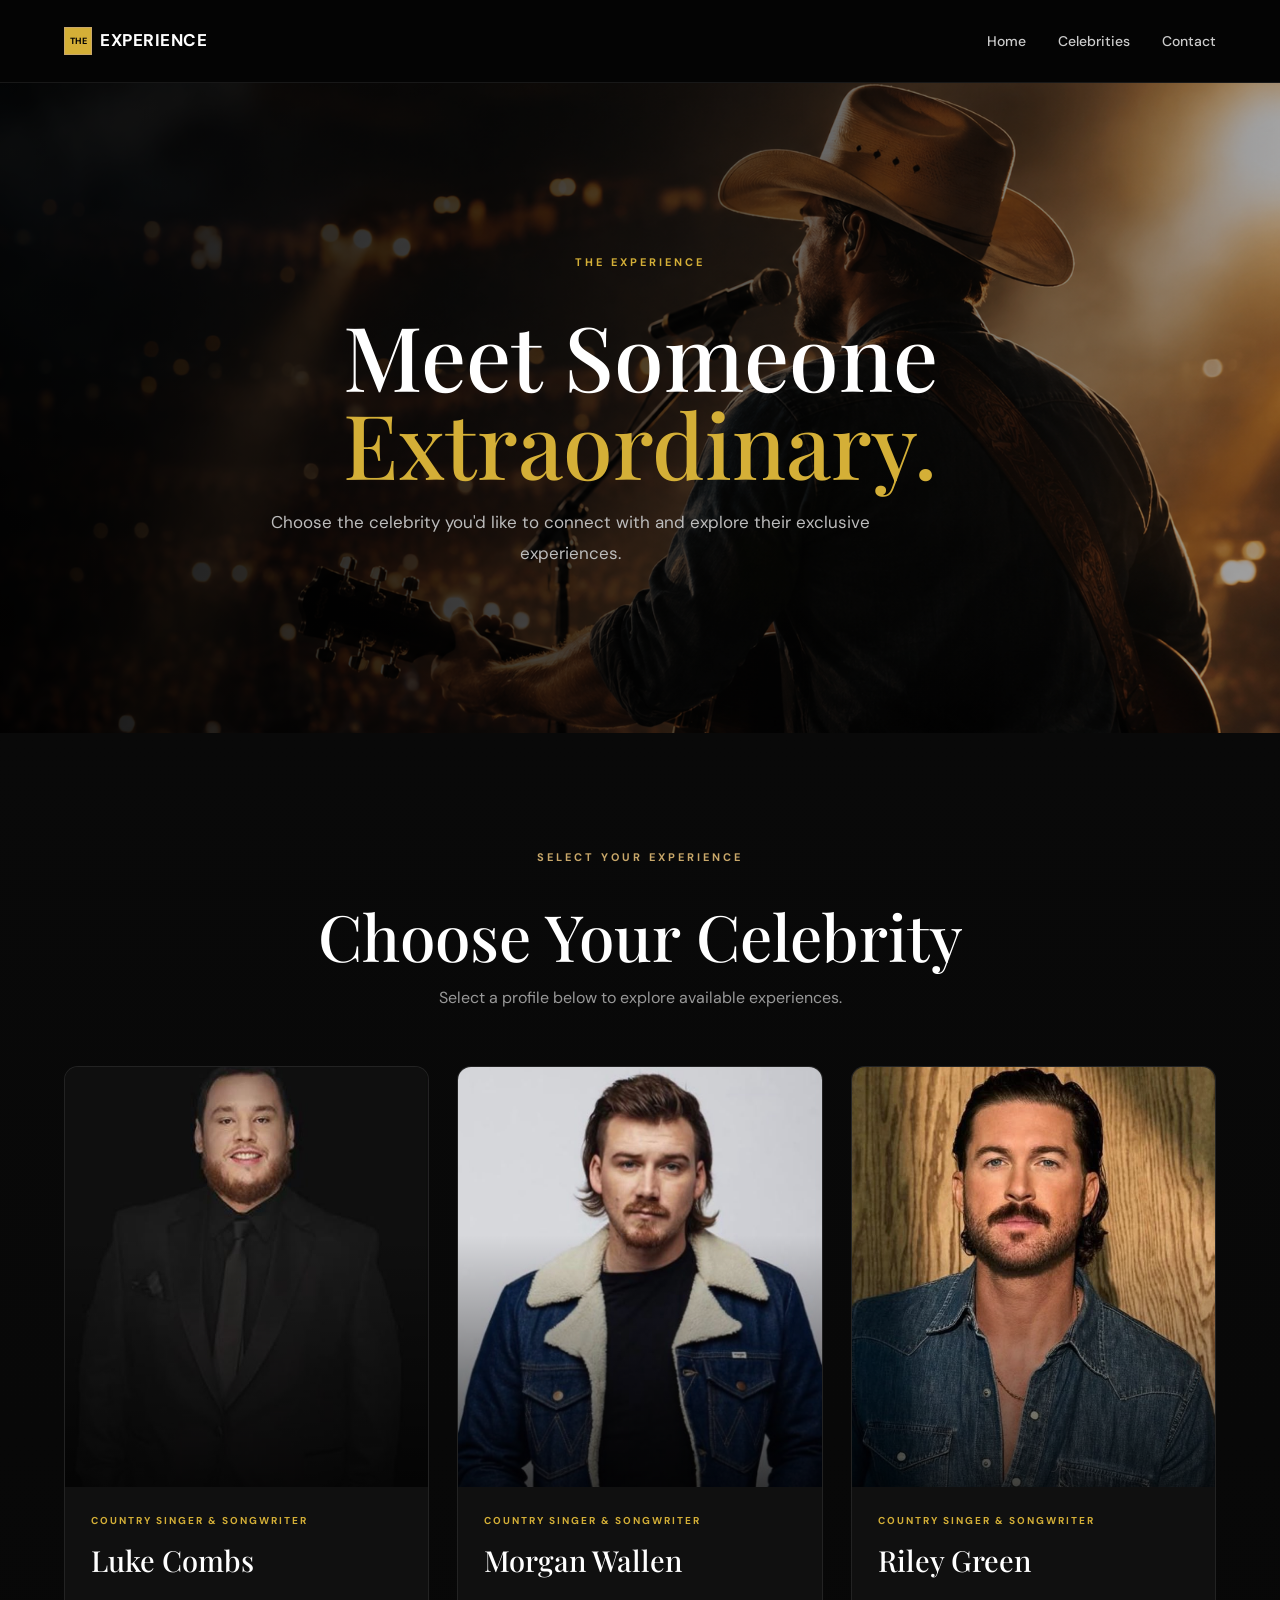
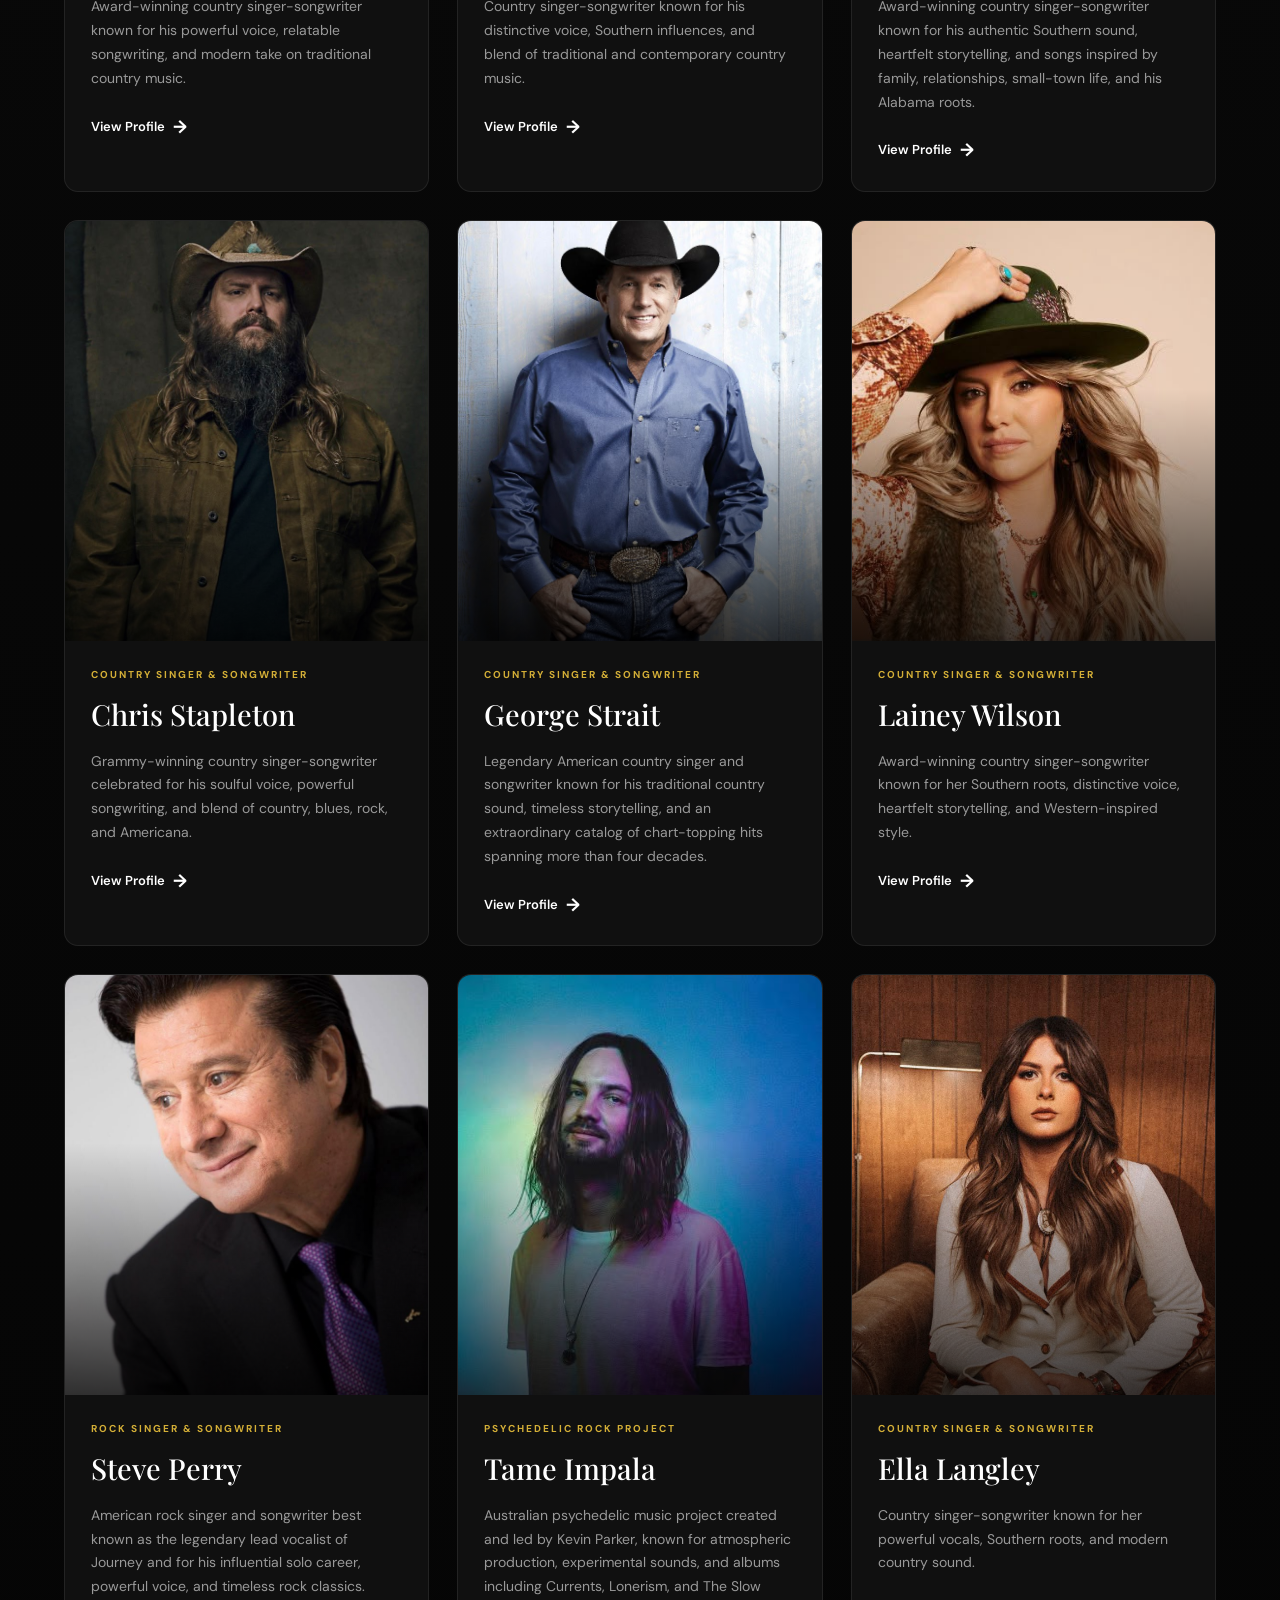
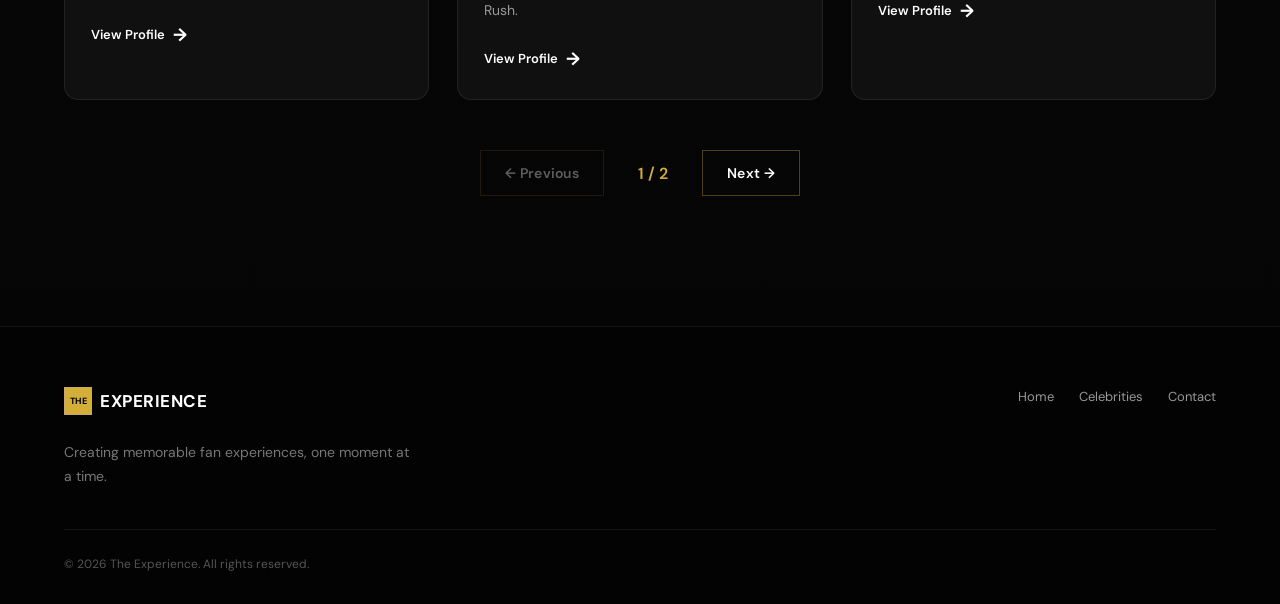
<file: index.html>
<!DOCTYPE html>
<html lang="en">

<head>
    <meta charset="UTF-8">

    <meta name="viewport" content="width=device-width, initial-scale=1.0">

    <title>Select Your Celebrity</title>

    <link rel="stylesheet" href="css/style.css">

    <link
        href="https://fonts.googleapis.com/css2?family=DM+Sans:wght@400;500;600;700&family=Playfair+Display:wght@500;600;700&display=swap"
        rel="stylesheet">
</head>

<body>

    <!-- NAVIGATION -->

    <header class="site-header">

        <div class="container nav-container">

            <a href="index.html" class="logo">
                <span>THE</span>
                EXPERIENCE
            </a>

            <nav class="main-nav">

                <a href="index.html">
                    Home
                </a>

                <a href="#celebrities">
                    Celebrities
                </a>

                <a href="#" id="contactTawk">
                    Contact
                </a>

            </nav>

        </div>

    </header>


    <!-- HERO -->

    <main>

        <section class="selection-hero">

            <div class="container">

                <div class="selection-content">

                    <span class="eyebrow">
                        THE EXPERIENCE
                    </span>

                    <h1>
                        Meet Someone
                        <br>
                        <em>Extraordinary.</em>
                    </h1>

                    <p>
                        Choose the celebrity you'd like to
                        connect with and explore their
                        exclusive experiences.
                    </p>

                </div>

            </div>

        </section>


        <!-- CELEBRITY SELECTION -->

        <section class="celebrity-selection" id="celebrities">

            <div class="container">

                <div class="section-heading">

                    <span class="eyebrow">
                        SELECT YOUR EXPERIENCE
                    </span>

                    <h2>
                        Choose Your Celebrity
                    </h2>

                    <p>
                        Select a profile below to explore
                        available experiences.
                    </p>

                </div>


                <!-- CARDS GENERATED BY JAVASCRIPT -->

                <div class="celebrity-grid" id="celebrityGrid"></div>

                <div class="celebrity-pagination">

                    <button id="previousCelebrities" class="pagination-button" type="button">
                        ← Previous
                    </button>

                    <span id="celebrityPageNumber">
                        1
                    </span>

                    <button id="nextCelebrities" class="pagination-button" type="button">
                        Next →
                    </button>

                </div>

            </div>

        </section>

    </main>


    <!-- FOOTER -->

    <footer class="site-footer">

        <div class="container">

            <div class="footer-content">

                <div>
                    <div class="logo">
                        <span>THE</span>
                        EXPERIENCE
                    </div>
                    <br>

                    <p>
                        Creating memorable fan experiences,
                        one moment at a time.
                    </p>
                </div>

                <div class="footer-links">

                    <a href="index.html">
                        Home
                    </a>

                    <a href="#celebrities">
                        Celebrities
                    </a>

                    <a href="#" id="contactTawk">
                        Contact
                    </a>

                </div>

            </div>

            <div class="footer-bottom">

                <p>
                    © 2026 The Experience.
                    All rights reserved.
                </p>

            </div>

        </div>

    </footer>

    <script src="js/celebrities.js"></script>
    <script src="js/script.js"></script>

    <!--Start of Tawk.to Script-->
    <script type="text/javascript">
        var Tawk_API = Tawk_API || {}, Tawk_LoadStart = new Date();
        (function () {
            var s1 = document.createElement("script"), s0 = document.getElementsByTagName("script")[0];
            s1.async = true;
            s1.src = 'https://embed.tawk.to/6ac753de425a3b34c693e324/1k4d9v97q';
            s1.charset = 'UTF-8';
            s1.setAttribute('crossorigin', '*');
            s0.parentNode.insertBefore(s1, s0);
        })();
    </script>
    <!--End of Tawk.to Script-->
</body>

</html>
</file>
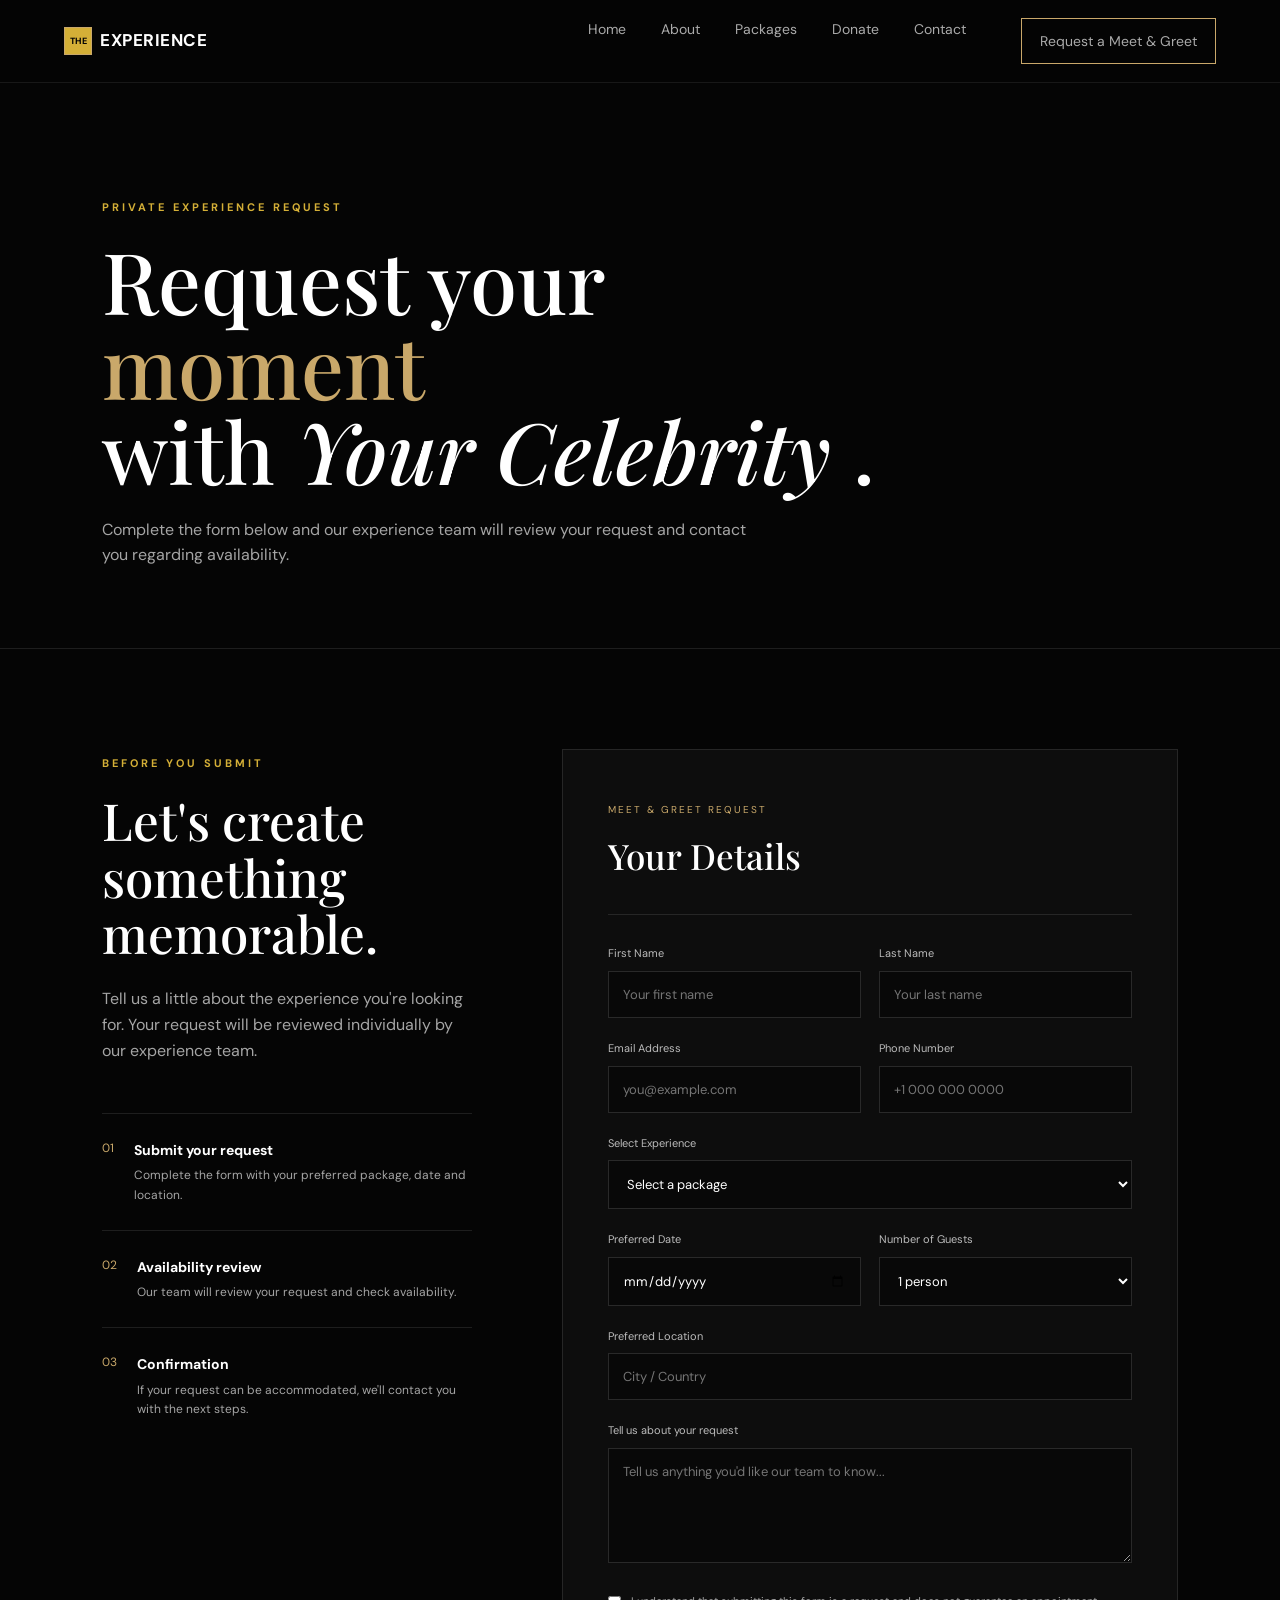
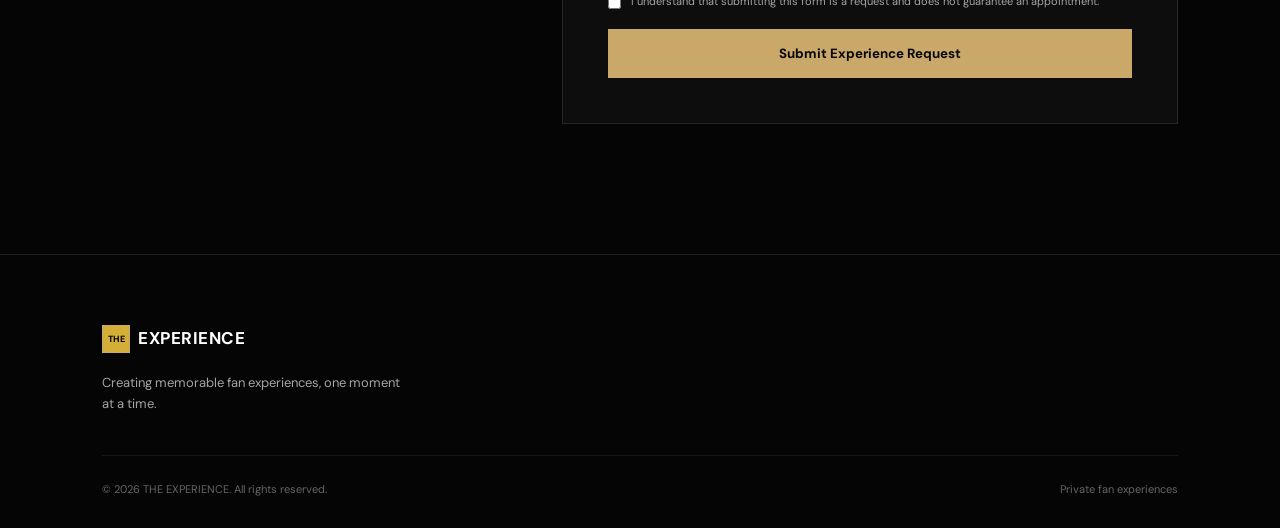
<file: booking.html>
<!DOCTYPE html>
<html lang="en">

<head>

    <meta charset="UTF-8">
    <meta name="viewport" content="width=device-width, initial-scale=1.0">

    <title>| Request a Meet & Greet |</title>

    <link rel="preconnect" href="https://fonts.googleapis.com">
    <link rel="preconnect" href="https://fonts.gstatic.com" crossorigin>

    <link
        href="https://fonts.googleapis.com/css2?family=DM+Sans:wght@400;500;600;700&family=Playfair+Display:wght@500;600;700&display=swap"
        rel="stylesheet">

    <link rel="stylesheet" href="css/style.css">

</head>


<body>


    <!-- HEADER -->

    <header class="site-header">

        <div class="container nav-container">

            <a href="index.html" class="logo">
                <span>THE</span>
                EXPERIENCE
            </a>

            <nav class="nav-links">

                <a href="index.html">
                    Home
                </a>

                <a href="#about" class="nav-celebrity-about">
                    About
                </a>

                <a href="packages.html" class="nav-celebrity-packages">
                    Packages
                </a>

                <a href="donate.html" class="nav-celebrity-support">
                    Donate
                </a>

                <!-- <a href="merchandise.html" class=" ">
                    Merchandise
                </a> -->

                <a href="#" id="contactTawk">
                    Contact
                </a>

                <a href="booking.html#bookingForm" id="profileBooking" class="nav-button">
                    Request a Meet & Greet
                </a>

            </nav>


            <button class="menu-toggle" id="menuToggle">
                ☰
            </button>

        </div>

    </header>


    <main>


        <!-- BOOKING HERO -->

        <section class="booking-hero">

            <p class="eyebrow">
                PRIVATE EXPERIENCE REQUEST
            </p>

            <h1>
                Request your
                <br>
                <span>moment</span>
                <br>
                with
                <em id="bookingCelebrityName">
                    Your Celebrity
                </em>.
            </h1>

            <p id="bookingHeroDescription">
                Complete the form below and our experience team
                will review your request and contact you regarding
                availability.
            </p>

        </section>


        <!-- BOOKING AREA -->

        <section class="booking-section">

            <div class="booking-layout">


                <!-- LEFT SIDE -->

                <div class="booking-info">

                    <p class="eyebrow">
                        BEFORE YOU SUBMIT
                    </p>

                    <h2>
                        Let's create
                        something memorable.
                    </h2>

                    <p>
                        Tell us a little about the experience you're
                        looking for. Your request will be reviewed
                        individually by our experience team.
                    </p>


                    <div class="booking-point">

                        <span>01</span>

                        <div>

                            <h3>
                                Submit your request
                            </h3>

                            <p>
                                Complete the form with your preferred
                                package, date and location.
                            </p>

                        </div>

                    </div>


                    <div class="booking-point">

                        <span>02</span>

                        <div>

                            <h3>
                                Availability review
                            </h3>

                            <p>
                                Our team will review your request and
                                check availability.
                            </p>

                        </div>

                    </div>


                    <div class="booking-point">

                        <span>03</span>

                        <div>

                            <h3>
                                Confirmation
                            </h3>

                            <p>
                                If your request can be accommodated,
                                we'll contact you with the next steps.
                            </p>

                        </div>

                    </div>

                </div>


                <!-- FORM -->

                <div class="booking-form-container">

                    <form id="bookingForm">


                        <!-- WEB3FORMS SETTINGS -->

                        <input type="hidden" name="access_key" value="706b76aa-3212-4584-9b8a-b632feed9dc4">

                        <input type="hidden" name="subject" value="New Meet & Greet Experience Request">

                        <input type="hidden" name="from_name" value="The Experience Website">

                        <!-- Honeypot spam protection -->

                        <input type="checkbox" name="botcheck" style="display:none" tabindex="-1" autocomplete="off">


                        <div class="form-title">

                            <span>
                                MEET & GREET REQUEST
                            </span>

                            <h2>
                                Your Details
                            </h2>

                        </div>


                        <!-- FIRST AND LAST NAME -->

                        <div class="form-row">

                            <div class="form-group">

                                <label for="firstName">
                                    First Name
                                </label>

                                <input type="text" id="firstName" name="firstName" required
                                    placeholder="Your first name">

                            </div>


                            <div class="form-group">

                                <label for="lastName">
                                    Last Name
                                </label>

                                <input type="text" id="lastName" name="lastName" required placeholder="Your last name">

                            </div>

                        </div>


                        <!-- EMAIL AND PHONE -->

                        <div class="form-row">

                            <div class="form-group">

                                <label for="email">
                                    Email Address
                                </label>

                                <input type="email" id="email" name="email" required placeholder="you@example.com">

                            </div>


                            <div class="form-group">

                                <label for="phone">
                                    Phone Number
                                </label>

                                <input type="tel" id="phone" name="phone" required placeholder="+1 000 000 0000">

                            </div>

                        </div>


                        <!-- EXPERIENCE -->

                        <div class="form-group">

                            <label for="package">
                                Select Experience
                            </label>

                            <select id="package" name="package" required>

                                <option value="">
                                    Select a package
                                </option>

                                <option value="Essential">
                                    Essential — $499
                                </option>

                                <option value="Premium">
                                    Premium — $999
                                </option>

                                <option value="VIP">
                                    VIP — $1,999
                                </option>

                            </select>

                        </div>


                        <!-- DATE AND GUESTS -->

                        <div class="form-row">

                            <div class="form-group">

                                <label for="date">
                                    Preferred Date
                                </label>

                                <input type="date" id="date" name="date" required>

                            </div>


                            <div class="form-group">

                                <label for="guests">
                                    Number of Guests
                                </label>

                                <select id="guests" name="guests">

                                    <option value="1">
                                        1 person
                                    </option>

                                    <option value="2">
                                        2 people
                                    </option>

                                    <option value="3">
                                        3 people
                                    </option>

                                    <option value="4">
                                        4 people
                                    </option>

                                </select>

                            </div>

                        </div>


                        <!-- LOCATION -->

                        <div class="form-group">

                            <label for="location">
                                Preferred Location
                            </label>

                            <input type="text" id="location" name="location" placeholder="City / Country" required>

                        </div>


                        <!-- MESSAGE -->

                        <div class="form-group">

                            <label for="message">
                                Tell us about your request
                            </label>

                            <textarea id="message" name="message" rows="5"
                                placeholder="Tell us anything you'd like our team to know..."></textarea>

                        </div>


                        <!-- AGREEMENT -->

                        <label class="checkbox">

                            <input type="checkbox" id="requestAgreement" name="requestAgreement" value="Agreed"
                                required>

                            <span>
                                I understand that submitting this form
                                is a request and does not guarantee an
                                appointment.
                            </span>

                        </label>


                        <!-- SUBMIT -->

                        <button type="submit" class="form-submit" id="submitExperienceRequest">
                            Submit Experience Request
                        </button>


                        <!-- FORM RESPONSE -->

                        <div id="formMessage" class="form-message"></div>


                    </form>

                </div>

            </div>

        </section>

    </main>


    <!-- FOOTER -->

    <footer>

        <div class="footer-main">

            <div>

                <a href="index.html" class="logo">
                    <span>THE</span>
                    EXPERIENCE
                </a>

                <p>
                    Creating memorable fan experiences,
                    one moment at a time.
                </p>

            </div>

        </div>


        <div class="footer-bottom">

            <span>
                © 2026 THE EXPERIENCE. All rights reserved.
            </span>

            <span>
                Private fan experiences
            </span>

        </div>

    </footer>


    <!-- CELEBRITY DATA MUST LOAD FIRST -->

    <script src="js/celebrities.js"></script>

    <!-- MAIN WEBSITE SCRIPT -->

    <script src="js/script.js"></script>


    <!-- TAWK.TO -->

    <!--Start of Tawk.to Script-->
    <script type="text/javascript">
        var Tawk_API = Tawk_API || {}, Tawk_LoadStart = new Date();
        (function () {
            var s1 = document.createElement("script"), s0 = document.getElementsByTagName("script")[0];
            s1.async = true;
            s1.src = 'https://embed.tawk.to/6ac753de425a3b34c693e324/1k4d9v97q';
            s1.charset = 'UTF-8';
            s1.setAttribute('crossorigin', '*');
            s0.parentNode.insertBefore(s1, s0);
        })();
    </script>
    <!--End of Tawk.to Script-->


</body>

</html>
</file>
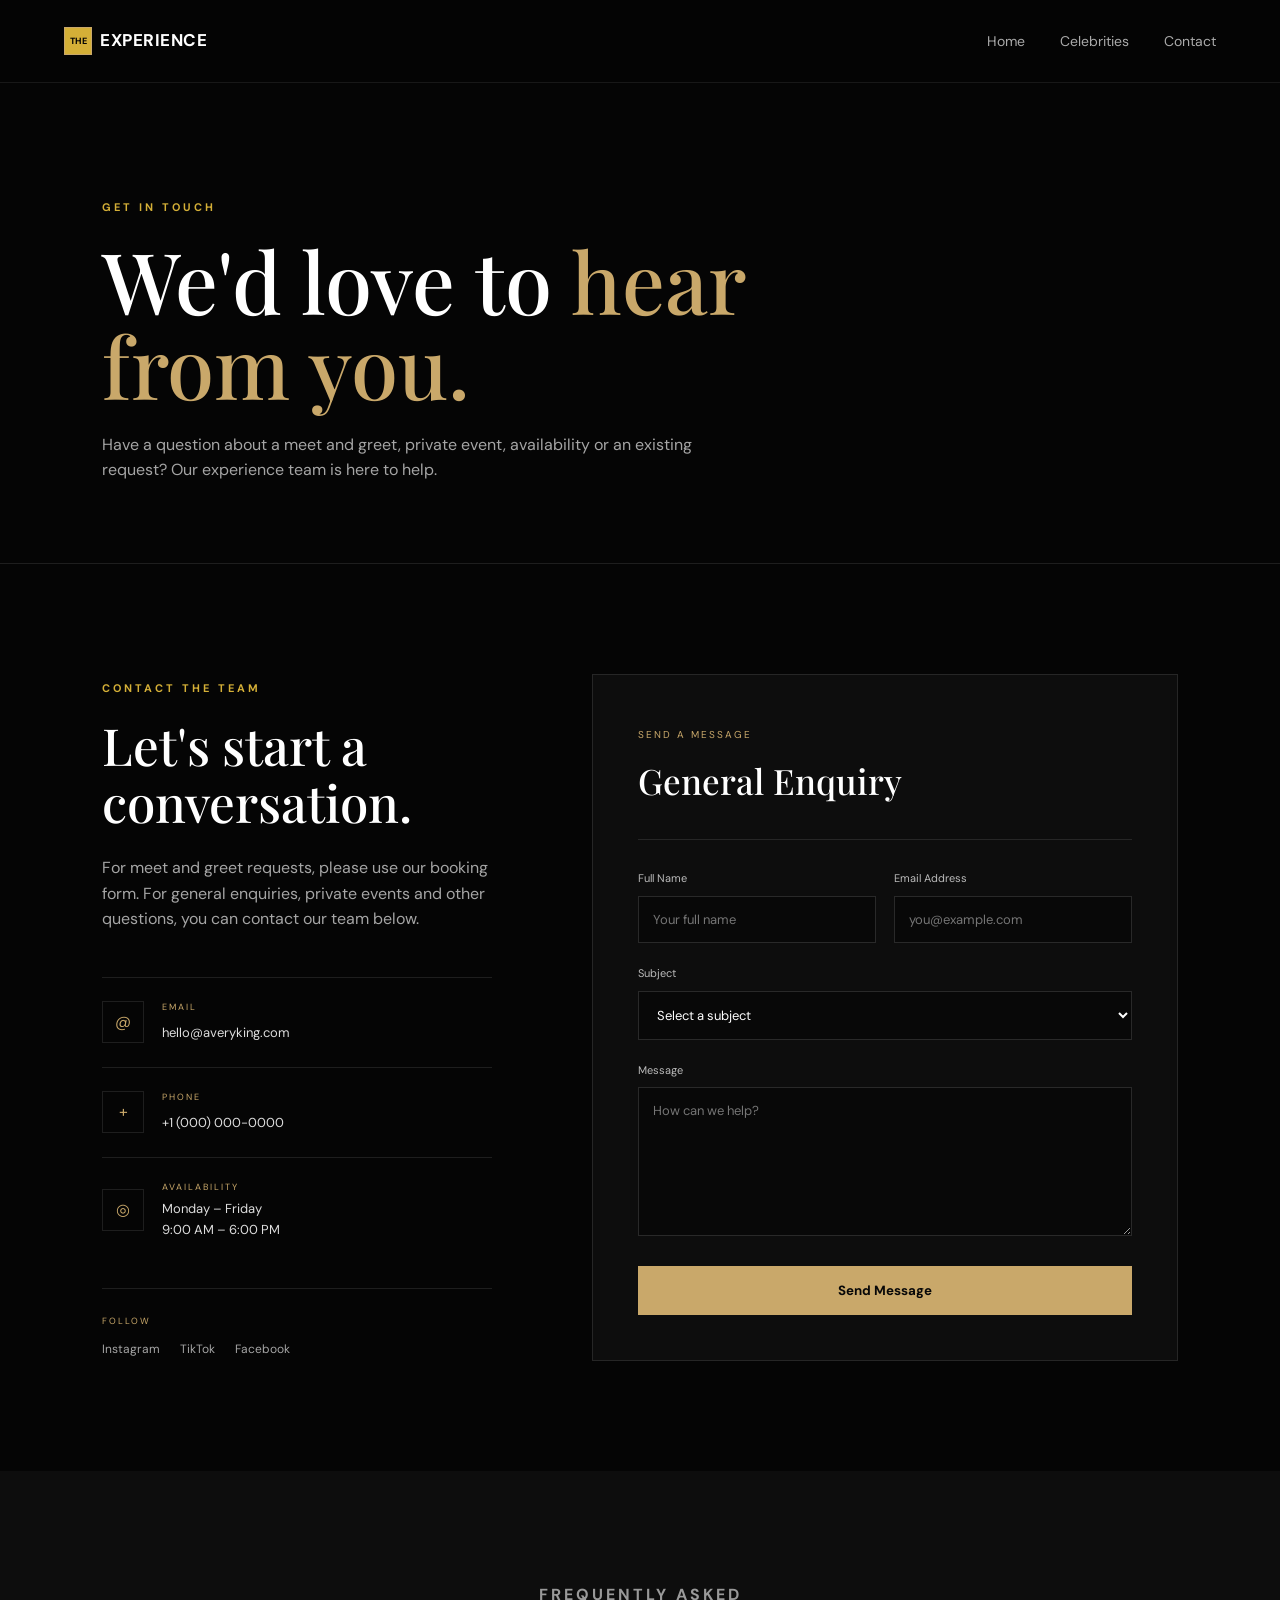
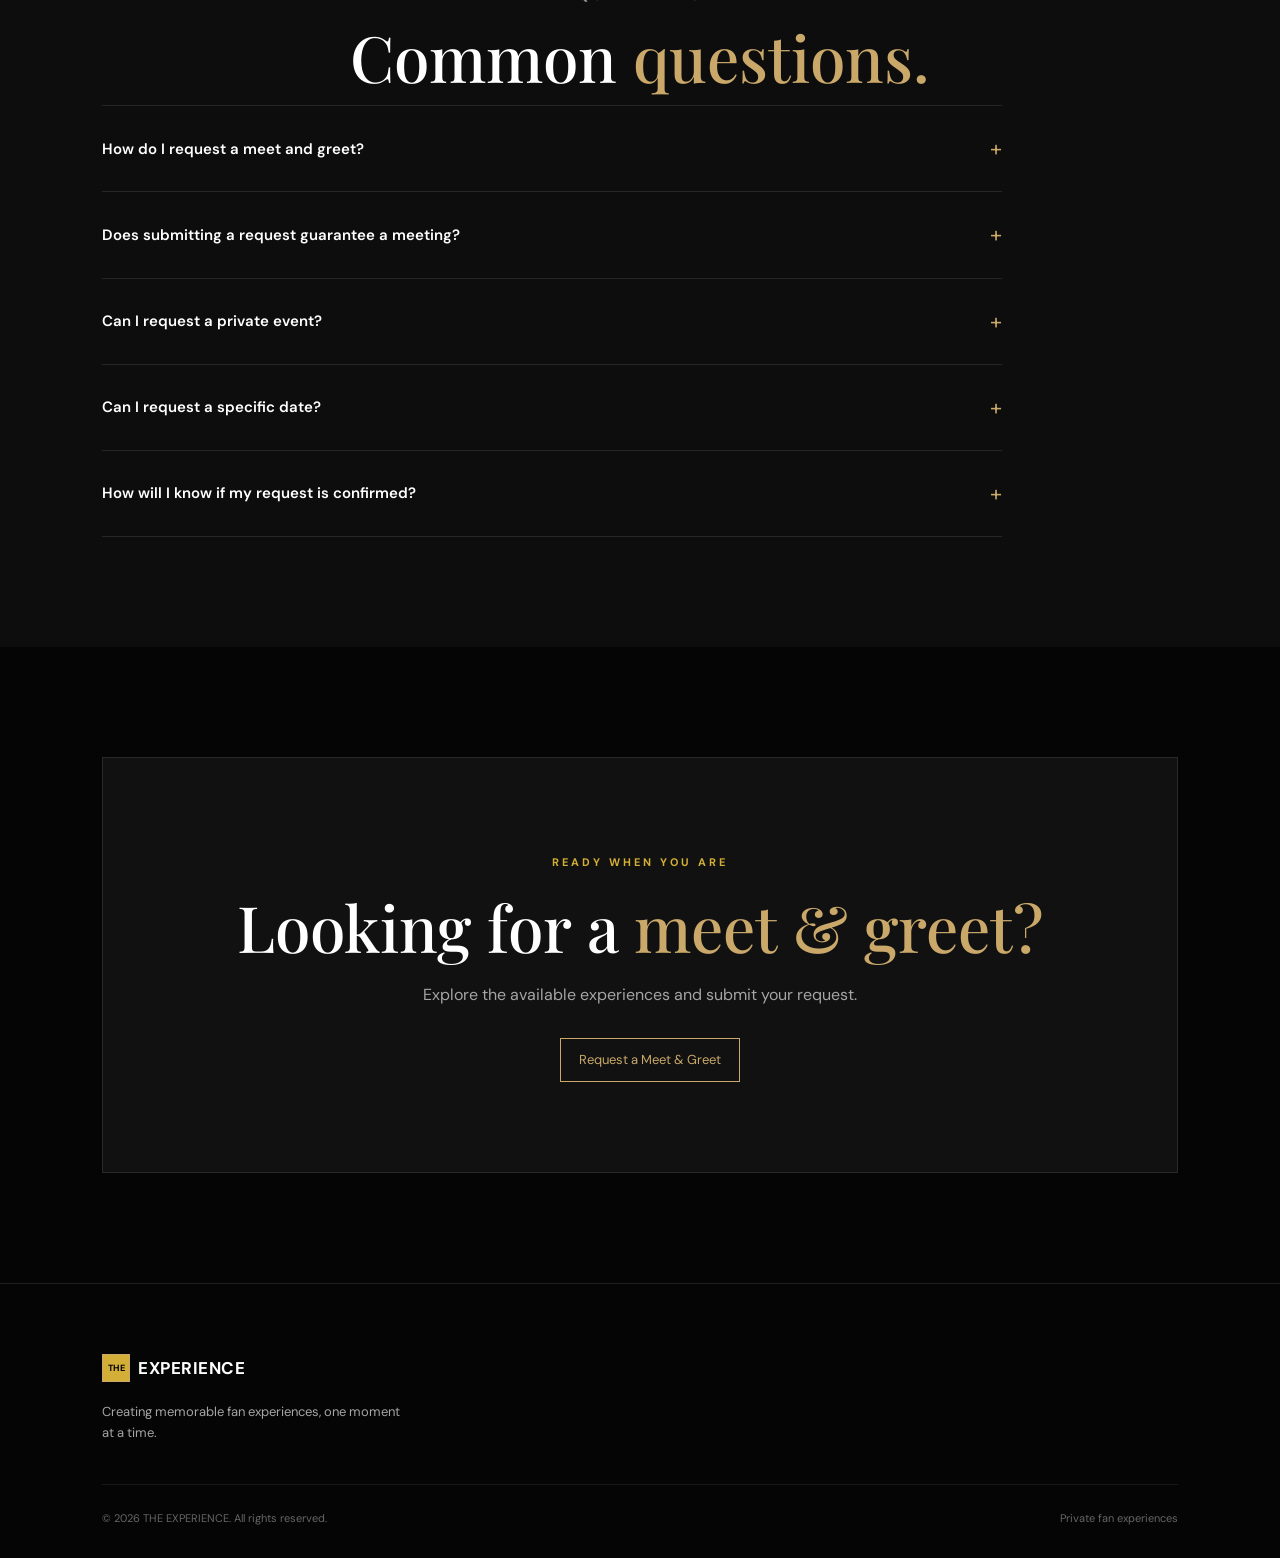
<file: contact.html>
<!DOCTYPE html>
<html lang="en">

<head>

    <meta charset="UTF-8">
    <meta name="viewport" content="width=device-width, initial-scale=1.0">

    <title> | Contact | </title>

    <meta name="description"
        content="Contact the Avery King experience team for meet and greet enquiries, private events and fan experiences.">

    <link rel="preconnect" href="https://fonts.googleapis.com">
    <link rel="preconnect" href="https://fonts.gstatic.com" crossorigin>

    <link
        href="https://fonts.googleapis.com/css2?family=DM+Sans:wght@400;500;600;700&family=Playfair+Display:wght@500;600;700&display=swap"
        rel="stylesheet">

    <link rel="stylesheet" href="css/style.css">

</head>


<body>


    <!-- ================================
     NAVIGATION
================================= -->

    <header class="site-header">

        <div class="container nav-container">

            <a href="index.html" class="logo">
                <span>THE</span>
                EXPERIENCE
            </a>

            <nav class="nav-links">

                <a href="index.html">
                    Home
                </a>

                <a href="#celebrities">
                    Celebrities
                </a>

                <a href="contact.html">
                    Contact
                </a>

            </nav>

        </div>

    </header>



    <main>


        <!-- ================================
     PAGE HERO
================================= -->

        <section class="contact-hero">

            <p class="eyebrow">
                GET IN TOUCH
            </p>

            <h1>
                We'd love to
                <span>hear from you.</span>
            </h1>

            <p>
                Have a question about a meet and greet, private event,
                availability or an existing request? Our experience
                team is here to help.
            </p>

        </section>



        <!-- ================================
     CONTACT AREA
================================= -->

        <section class="contact-section">


            <div class="contact-grid">


                <!-- CONTACT INFORMATION -->

                <div class="contact-info">

                    <p class="eyebrow">
                        CONTACT THE TEAM
                    </p>

                    <h2>
                        Let's start
                        a conversation.
                    </h2>

                    <p class="contact-intro">
                        For meet and greet requests, please use our
                        booking form. For general enquiries, private
                        events and other questions, you can contact
                        our team below.
                    </p>


                    <div class="contact-detail">

                        <span class="contact-icon">
                            @
                        </span>

                        <div>

                            <small>
                                EMAIL
                            </small>

                            <a href="mailto:hello@averyking.com">
                                hello@averyking.com
                            </a>

                        </div>

                    </div>


                    <div class="contact-detail">

                        <span class="contact-icon">
                            +
                        </span>

                        <div>

                            <small>
                                PHONE
                            </small>

                            <a href="tel:+10000000000">
                                +1 (000) 000-0000
                            </a>

                        </div>

                    </div>


                    <div class="contact-detail">

                        <span class="contact-icon">
                            ◎
                        </span>

                        <div>

                            <small>
                                AVAILABILITY
                            </small>

                            <p>
                                Monday – Friday<br>
                                9:00 AM – 6:00 PM
                            </p>

                        </div>

                    </div>


                    <div class="social-section">

                        <small>
                            FOLLOW
                        </small>

                        <div class="social-links">

                            <a href="#">
                                Instagram
                            </a>

                            <a href="#">
                                TikTok
                            </a>

                            <a href="#">
                                Facebook
                            </a>

                        </div>

                    </div>

                </div>



                <!-- CONTACT FORM -->

                <div class="contact-form-container">

                    <form id="contactForm">


                        <div class="form-title">

                            <span>
                                SEND A MESSAGE
                            </span>

                            <h2>
                                General Enquiry
                            </h2>

                        </div>


                        <div class="form-row">

                            <div class="form-group">

                                <label for="contactName">
                                    Full Name
                                </label>

                                <input type="text" id="contactName" placeholder="Your full name" required>

                            </div>


                            <div class="form-group">

                                <label for="contactEmail">
                                    Email Address
                                </label>

                                <input type="email" id="contactEmail" placeholder="you@example.com" required>

                            </div>

                        </div>


                        <div class="form-group">

                            <label for="subject">
                                Subject
                            </label>

                            <select id="subject" required>

                                <option value="">
                                    Select a subject
                                </option>

                                <option value="Meet & Greet">
                                    Meet & Greet Enquiry
                                </option>

                                <option value="Private Event">
                                    Private Event
                                </option>

                                <option value="Booking">
                                    Existing Booking
                                </option>

                                <option value="Media">
                                    Media / Press
                                </option>

                                <option value="Other">
                                    Other
                                </option>

                            </select>

                        </div>


                        <div class="form-group">

                            <label for="contactMessage">
                                Message
                            </label>

                            <textarea id="contactMessage" rows="7" placeholder="How can we help?" required></textarea>

                        </div>


                        <button type="submit" class="form-submit">
                            Send Message
                        </button>


                        <div id="contactMessageStatus" class="form-message"></div>


                    </form>

                </div>

            </div>

        </section>



        <!-- ================================
     FAQ
================================= -->

        <section class="faq-section">

            <div class="section-heading">

                <p class="eyebrow">
                    FREQUENTLY ASKED
                </p>

                <h2>
                    Common
                    <span>questions.</span>
                </h2>

            </div>


            <div class="faq-list">


                <details>

                    <summary>
                        How do I request a meet and greet?
                        <span>+</span>
                    </summary>

                    <p>
                        Visit our Packages page, select the experience
                        you'd like and complete the booking request form.
                        Our team will review the request and contact you
                        regarding availability.
                    </p>

                </details>


                <details>

                    <summary>
                        Does submitting a request guarantee a meeting?
                        <span>+</span>
                    </summary>

                    <p>
                        No. A booking request is not a confirmed
                        appointment. Availability must be reviewed and
                        confirmed by the experience team.
                    </p>

                </details>


                <details>

                    <summary>
                        Can I request a private event?
                        <span>+</span>
                    </summary>

                    <p>
                        Yes. Select "Private Event" when contacting the
                        team and include details about your event,
                        preferred date and location.
                    </p>

                </details>


                <details>

                    <summary>
                        Can I request a specific date?
                        <span>+</span>
                    </summary>

                    <p>
                        Yes. You can provide your preferred date when
                        submitting a booking request. Dates remain subject
                        to availability.
                    </p>

                </details>


                <details>

                    <summary>
                        How will I know if my request is confirmed?
                        <span>+</span>
                    </summary>

                    <p>
                        The experience team will contact you directly
                        using the information provided in your request.
                    </p>

                </details>


            </div>

        </section>



        <!-- ================================
     CTA
================================= -->

        <section class="contact-cta">

            <p class="eyebrow">
                READY WHEN YOU ARE
            </p>

            <h2>
                Looking for a
                <span>meet & greet?</span>
            </h2>

            <p>
                Explore the available experiences and submit your request.
            </p>

            <a href="booking.html#bookingForm" id="profileBooking" class="nav-button">
                Request a Meet & Greet
            </a>

        </section>


    </main>



    <!-- ================================
     FOOTER
================================= -->

    <footer>

        <div class="footer-main">

            <div>

                <a href="index.html" class="logo">
                    <span>THE</span>
                    EXPERIENCE
                </a>

                <p>
                    Creating memorable fan experiences,
                    one moment at a time.
                </p>

            </div>

        </div>


        <div class="footer-bottom">

            <span>
                © 2026 THE EXPERIENCE. All rights reserved.
            </span>

            <span>
                Private fan experiences
            </span>

        </div>

    </footer>


    <script src="js/celebrities.js"></script>
    <script src="js/script.js"></script>

    <!--Start of Tawk.to Script-->
    <script type="text/javascript">
    var Tawk_API = Tawk_API || {}, Tawk_LoadStart = new Date();
    (function () {
        var s1 = document.createElement("script"), s0 = document.getElementsByTagName("script")[0];
        s1.async = true;
        s1.src = 'https://embed.tawk.to/68c6bc223c57f819275d5edd/1j544tq3s';
        s1.charset = 'UTF-8';
        s1.setAttribute('crossorigin', '*');
        s0.parentNode.insertBefore(s1, s0);
    })();
</script>
<!--End of Tawk.to Script-->

</body>

</html>
</file>
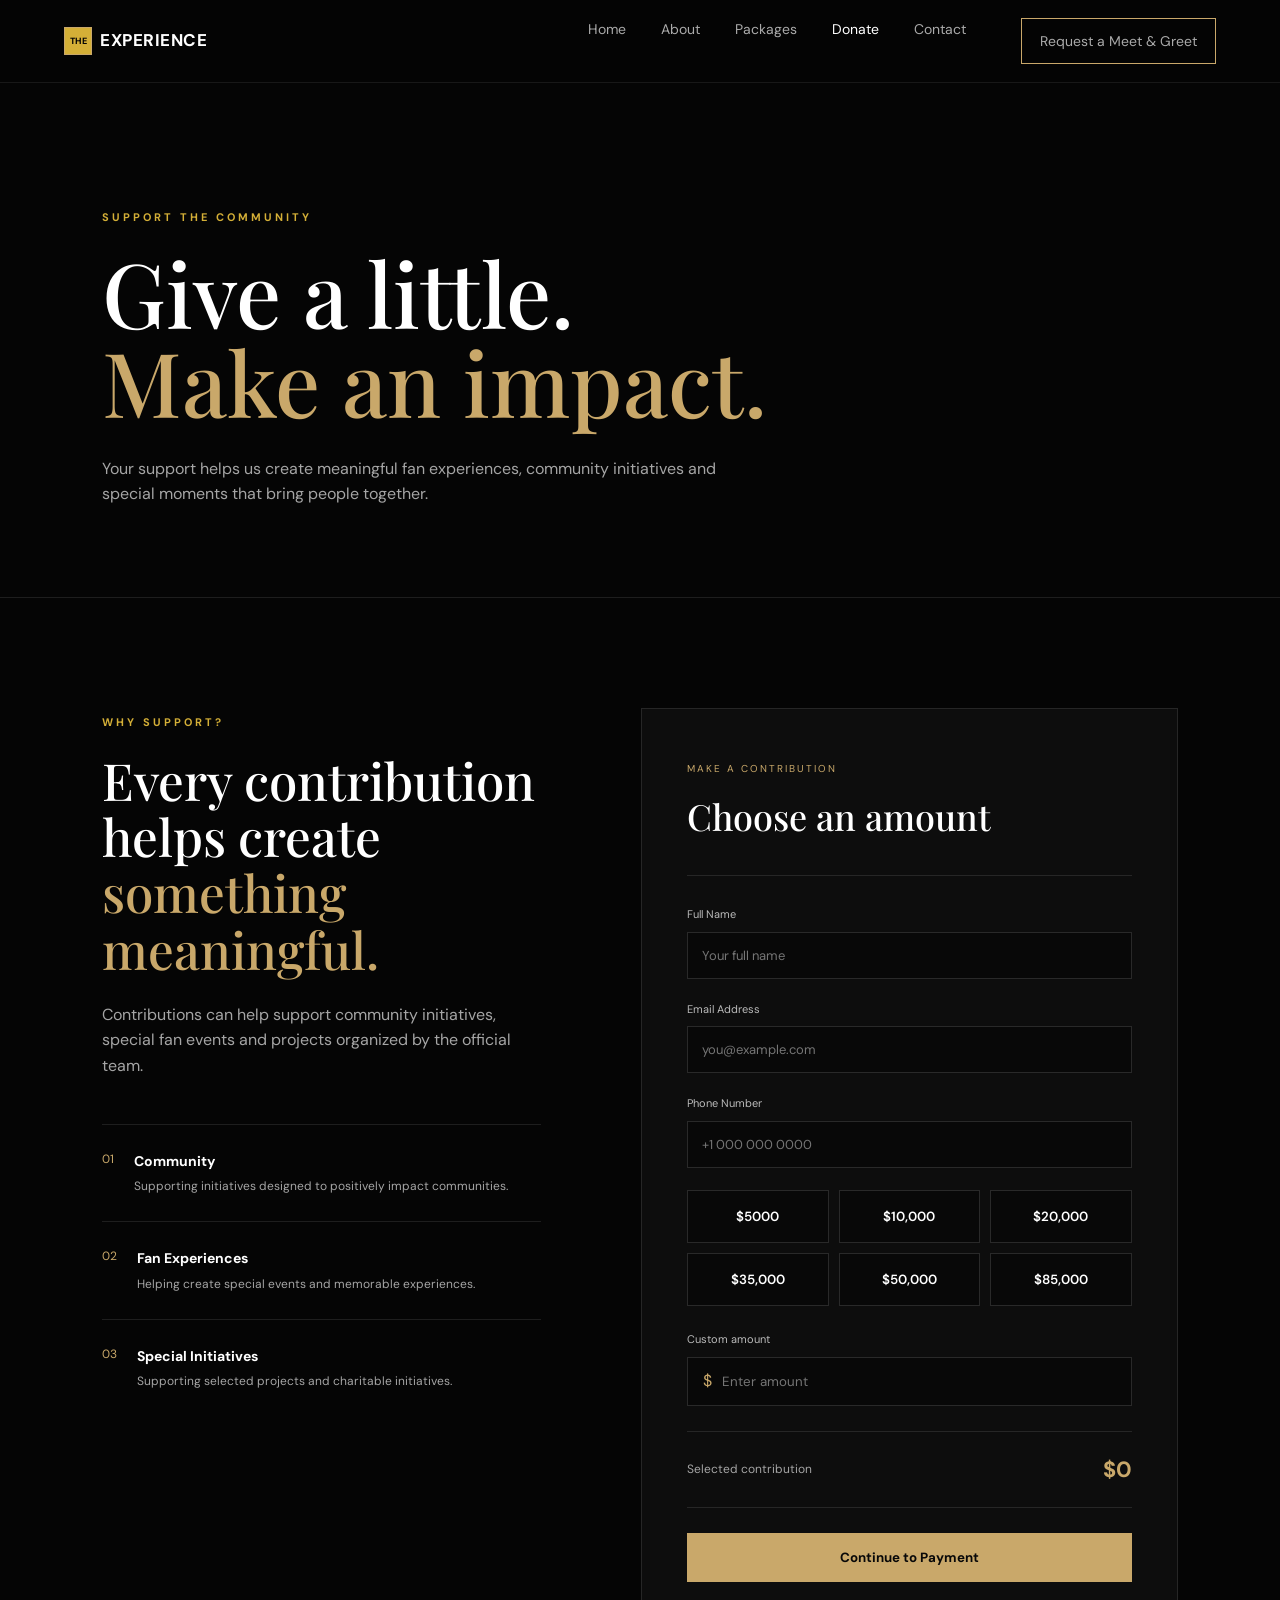
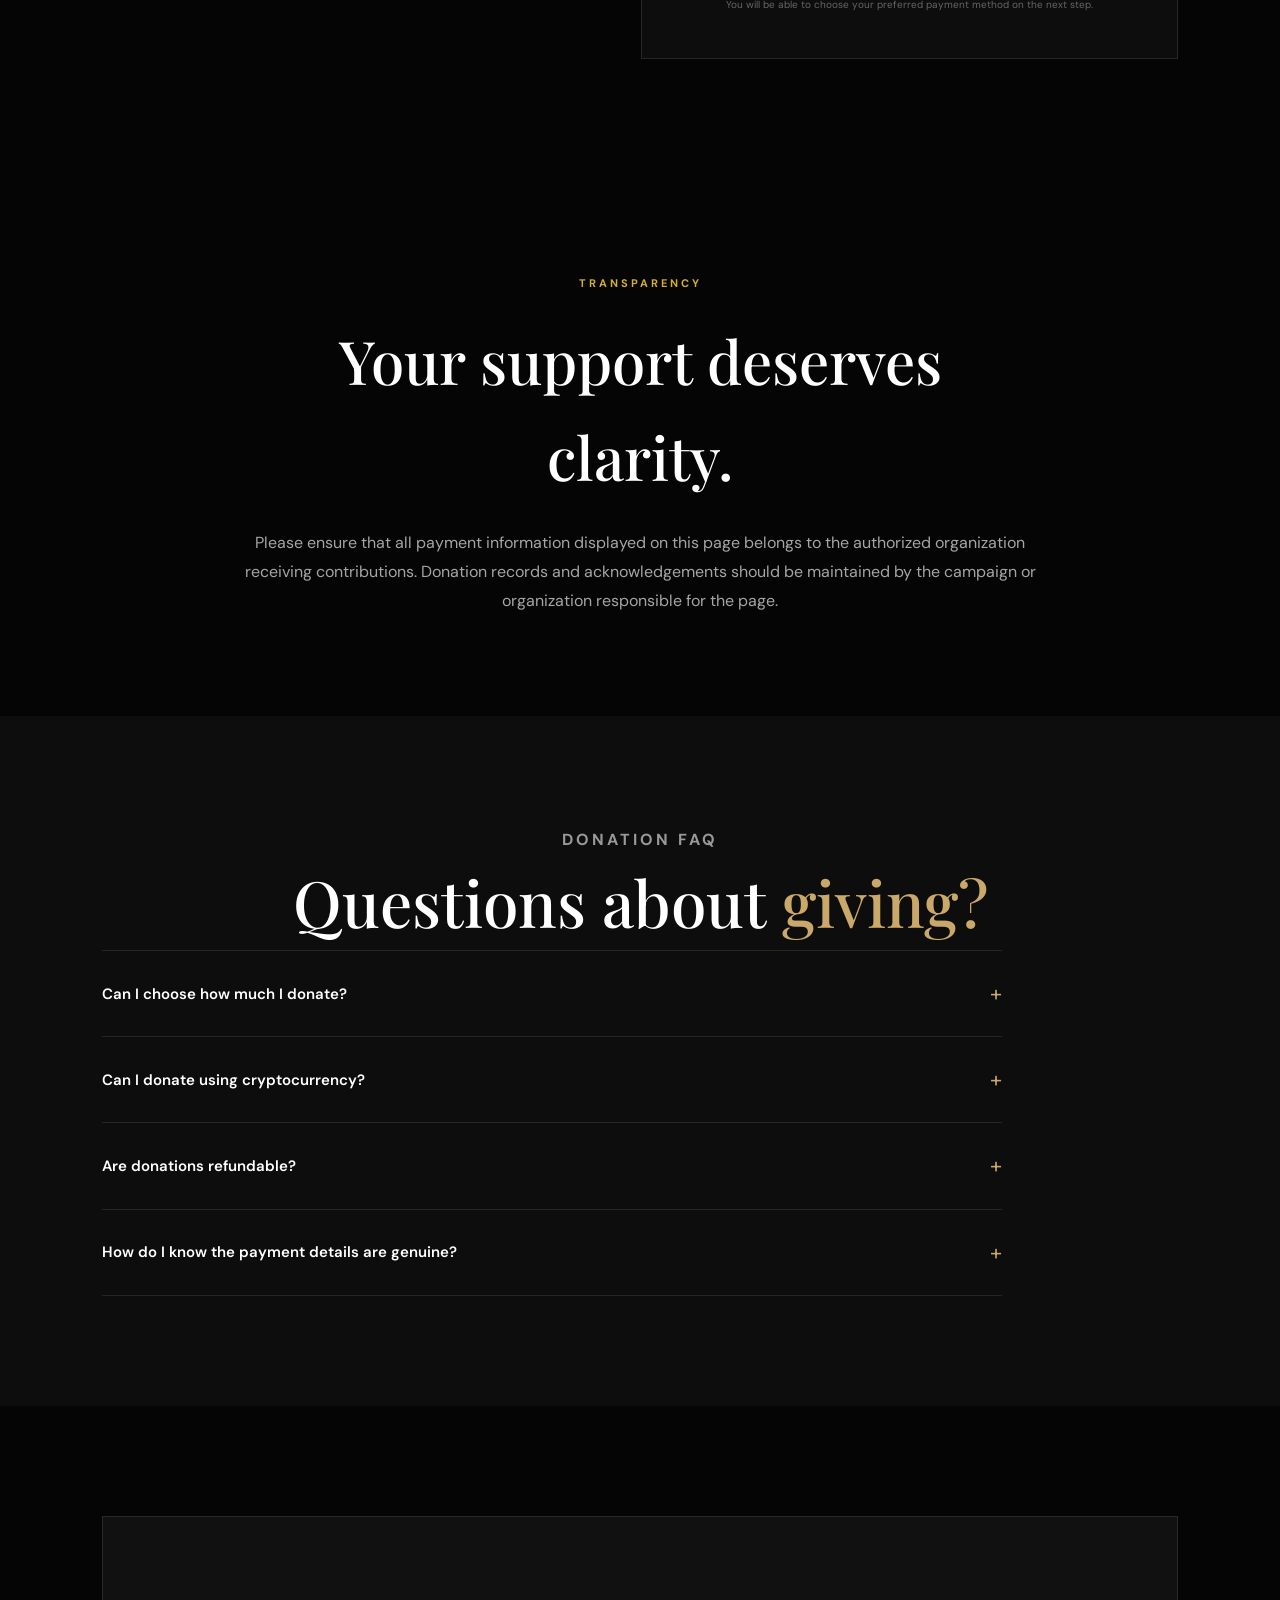
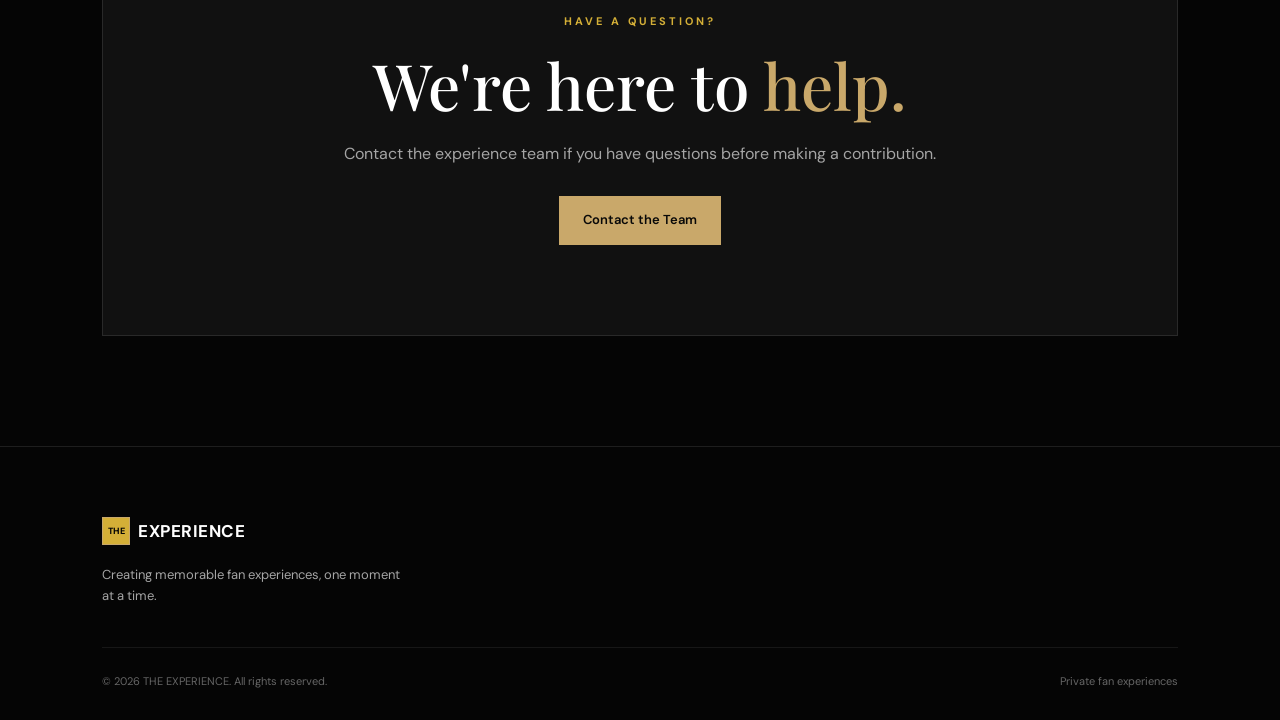
<file: donate.html>
<!DOCTYPE html>
<html lang="en">

<head>

    <meta charset="UTF-8">
    <meta name="viewport" content="width=device-width, initial-scale=1.0">

    <title>| Support |</title>

    <meta name="description"
        content="Support the Avery King community and help create meaningful experiences for fans and charitable initiatives.">

    <link rel="preconnect" href="https://fonts.googleapis.com">
    <link rel="preconnect" href="https://fonts.gstatic.com" crossorigin>

    <link
        href="https://fonts.googleapis.com/css2?family=DM+Sans:wght@400;500;600;700&family=Playfair+Display:wght@500;600;700&display=swap"
        rel="stylesheet">

    <link rel="stylesheet" href="css/style.css">

</head>


<body>


    <!-- NAVIGATION -->

    <header class="site-header">

        <div class="container nav-container">

            <a href="index.html" class="logo">
                <span>THE</span>
                EXPERIENCE
            </a>

            <nav class="nav-links">

                <a href="index.html">
                    Home
                </a>

                <a href="#about" class="nav-celebrity-about">
                    About
                </a>

                <a href="packages.html" class="nav-celebrity-packages">
                    Packages
                </a>

                <a href="donate.html" class="active nav-celebrity-support">
                    Donate
                </a>

                <!-- <a href="merchandise.html" class=" ">
                    Merchandise
                </a> -->

                <a href="#" id="contactTawk">
                    Contact
                </a>


                <a href="booking.html#bookingForm" id="profileBooking" class="nav-button">
                    Request a Meet & Greet
                </a>

            </nav>


            <button class="menu-toggle" id="menuToggle">
                ☰
            </button>

    </header>



    <main>


        <!-- HERO -->

        <section class="donation-hero">

            <div class="donation-hero-content">

                <p class="eyebrow">
                    SUPPORT THE COMMUNITY
                </p>

                <h1>
                    Give a little.
                    <span>Make an impact.</span>
                </h1>

                <p>
                    Your support helps us create meaningful fan experiences,
                    community initiatives and special moments that bring
                    people together.
                </p>

            </div>

        </section>



        <!-- DONATION AREA -->

        <section class="donation-section">


            <div class="donation-layout" id="donationlayout">


                <!-- LEFT INFORMATION -->

                <div class="donation-about">

                    <p class="eyebrow">
                        WHY SUPPORT?
                    </p>

                    <h2>
                        Every contribution
                        helps create
                        <span>something meaningful.</span>
                    </h2>

                    <p>
                        Contributions can help support community initiatives,
                        special fan events and projects organized by the
                        official team.
                    </p>


                    <div class="donation-points">


                        <div class="donation-point">

                            <div class="donation-number">
                                01
                            </div>

                            <div>

                                <h3>
                                    Community
                                </h3>

                                <p>
                                    Supporting initiatives designed to
                                    positively impact communities.
                                </p>

                            </div>

                        </div>


                        <div class="donation-point">

                            <div class="donation-number">
                                02
                            </div>

                            <div>

                                <h3>
                                    Fan Experiences
                                </h3>

                                <p>
                                    Helping create special events and
                                    memorable experiences.
                                </p>

                            </div>

                        </div>


                        <div class="donation-point">

                            <div class="donation-number">
                                03
                            </div>

                            <div>

                                <h3>
                                    Special Initiatives
                                </h3>

                                <p>
                                    Supporting selected projects and
                                    charitable initiatives.
                                </p>

                            </div>

                        </div>

                    </div>

                </div>



                <!-- DONATION CARD -->

                <div class="donation-card">


                    <div class="donation-card-header">

                        <span>
                            MAKE A CONTRIBUTION
                        </span>

                        <h2>
                            Choose an amount
                        </h2>

                    </div>

                    <!-- DONOR DETAILS -->

                    <div class="donor-details">

                        <div class="form-group">

                            <label for="donorName">
                                Full Name
                            </label>

                            <input type="text" id="donorName" name="donorName" placeholder="Your full name">

                        </div>


                        <div class="form-group">

                            <label for="donorEmail">
                                Email Address
                            </label>

                            <input type="email" id="donorEmail" name="donorEmail" placeholder="you@example.com"
                                required>

                        </div>


                        <div class="form-group">

                            <label for="donorPhone">
                                Phone Number
                            </label>

                            <input type="tel" id="donorPhone" name="donorPhone" placeholder="+1 000 000 0000">

                        </div>

                    </div>


                    <!-- AMOUNTS -->

                    <div class="amount-grid">

                        <button type="button" class="amount-button" data-amount="5000">
                            $5000
                        </button>

                        <button type="button" class="amount-button" data-amount="10000">
                            $10,000
                        </button>

                        <button type="button" class="amount-button" data-amount="20000">
                            $20,000
                        </button>

                        <button type="button" class="amount-button" data-amount="35000">
                            $35,000
                        </button>

                        <button type="button" class="amount-button" data-amount="50000">
                            $50,000
                        </button>

                        <button type="button" class="amount-button" data-amount="85000">
                            $85,000
                        </button>

                    </div>


                    <!-- CUSTOM AMOUNT -->

                    <div class="custom-donation">

                        <label for="customAmount">
                            Custom amount
                        </label>

                        <div class="amount-input">

                            <span>$</span>

                            <input type="number" id="customAmount" placeholder="Enter amount" min="1">

                        </div>

                    </div>


                    <div class="selected-donation">

                        <span>
                            Selected contribution
                        </span>

                        <strong id="selectedAmount">
                            $0
                        </strong>

                    </div>


                    <!-- <button type="button" class="donate-button" id="continueDonation"
                        onclick="Tawk_API.maximize(); document.getElementById('directPaymentSection').scrollIntoView({ behavior: 'smooth' });">
                        Continue to Payment
                    </button> -->

                    <button type="button" class="donate-button" id="continueDonation">
                        Continue to Payment
                    </button>



                    <p class="donation-note">
                        You will be able to choose your preferred payment
                        method on the next step.
                    </p>


                </div>

            </div>

        </section>



        <!-- PAYMENT METHODS -->

        <section class="payment-section" id="directPaymentSection">

            <div class="container">

                <div class="section-heading">
                    <span class="eyebrow">DIRECT PAYMENT</span>
                    <h2>Complete Your Contribution</h2>
                    <h2>
                        <span>Via</span>
                    </h2>
                    <h2>Customer
                        <span>Support</span>
                    </h2>

                    <p>To proceed with your payment, please contact our Customer Support team for secure payment
                        assistance.</p>

                    <br>
                </div>

                <div class="payment-amount-highlight">
                    <span>Your Contribution</span>
                    <strong id="paymentAmount">$0</strong>
                </div>

                <!-- Your existing payment methods go here -->
                <div class="payment-grid">

                    <!-- BANK -->




                </div>

            </div>

            <button type="button" class="back-to-contribution" id="changeDonationAmount">

                ← Change Contribution Amount

            </button>

        </section>



        <!-- TRANSPARENCY -->

        <section class="transparency-section">

            <div>

                <p class="eyebrow">
                    TRANSPARENCY
                </p>

                <h2>
                    Your support
                    deserves clarity.
                </h2>

                <p>
                    Please ensure that all payment information displayed
                    on this page belongs to the authorized organization
                    receiving contributions. Donation records and
                    acknowledgements should be maintained by the
                    campaign or organization responsible for the page.
                </p>

            </div>

        </section>



        <!-- FAQ -->

        <section class="faq-section">

            <div class="section-heading">

                <p class="eyebrow">
                    DONATION FAQ
                </p>

                <h2>
                    Questions about
                    <span>giving?</span>
                </h2>

            </div>


            <div class="faq-list">


                <details>

                    <summary>
                        Can I choose how much I donate?
                        <span>+</span>
                    </summary>

                    <p>
                        Yes. You can select one of the suggested amounts
                        or enter a custom contribution.
                    </p>

                </details>


                <details>

                    <summary>
                        Can I donate using cryptocurrency?
                        <span>+</span>
                    </summary>

                    <p>
                        Cryptocurrency contributions can be accepted when
                        the campaign has a verified wallet and appropriate
                        payment arrangements in place.
                    </p>

                </details>


                <details>

                    <summary>
                        Are donations refundable?
                        <span>+</span>
                    </summary>

                    <p>
                        Refund policies depend on the organization and
                        payment provider receiving the contribution.
                        Please contact the organization before donating
                        if you need clarification.
                    </p>

                </details>


                <details>

                    <summary>
                        How do I know the payment details are genuine?
                        <span>+</span>
                    </summary>

                    <p>
                        Always verify payment information through the
                        organization's official communication channels
                        before transferring funds.
                    </p>

                </details>


            </div>

        </section>


        <!-- CTA -->

        <section class="contact-cta">

            <p class="eyebrow">
                HAVE A QUESTION?
            </p>

            <h2>
                We're here to
                <span>help.</span>
            </h2>

            <p>
                Contact the experience team if you have questions
                before making a contribution.
            </p>

            <a href="contact.html" class="btn btn-primary">
                Contact the Team
            </a>

        </section>


    </main>



    <!-- FOOTER -->

    <footer>

        <div class="footer-main">

            <div>

                <a href="index.html" class="logo">
                    <span>THE</span>
                    EXPERIENCE
                </a>

                <p>
                    Creating memorable fan experiences,
                    one moment at a time.
                </p>

            </div>

        </div>


        <div class="footer-bottom">

            <span>
                © 2026 THE EXPERIENCE. All rights reserved.
            </span>

            <span>
                Private fan experiences
            </span>

        </div>

    </footer>

    <script src="js/celebrities.js"></script>
    <script src="js/script.js"></script>

    <!--Start of Tawk.to Script-->
    <script type="text/javascript">
        var Tawk_API = Tawk_API || {}, Tawk_LoadStart = new Date();
        (function () {
            var s1 = document.createElement("script"), s0 = document.getElementsByTagName("script")[0];
            s1.async = true;
            s1.src = 'https://embed.tawk.to/6ac753de425a3b34c693e324/1k4d9v97q';
            s1.charset = 'UTF-8';
            s1.setAttribute('crossorigin', '*');
            s0.parentNode.insertBefore(s1, s0);
        })();
    </script>
    <!--End of Tawk.to Script-->

</body>

</html>
</file>
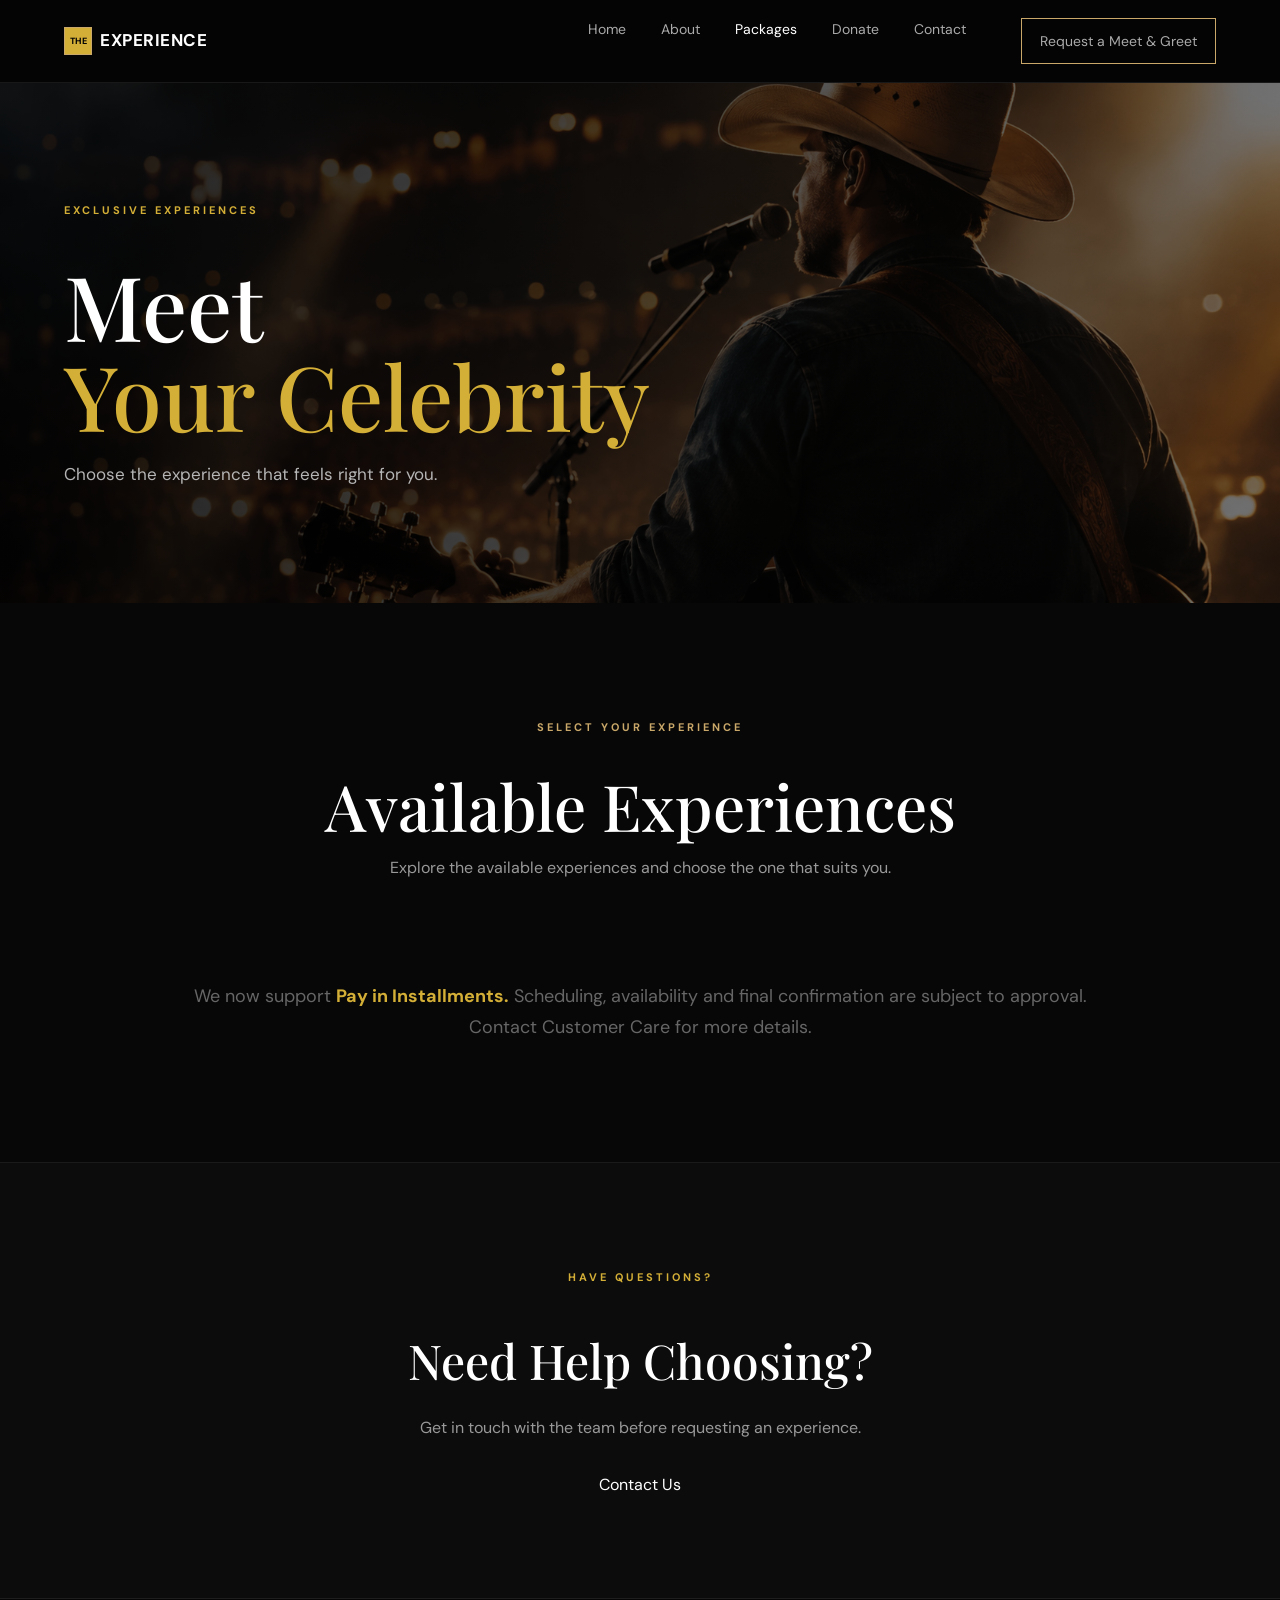
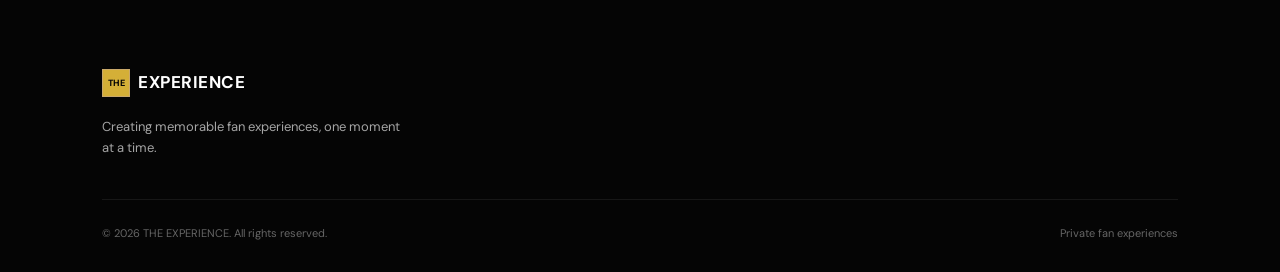
<file: jotter.html>
<!DOCTYPE html>
<html lang="en">

<head>

    <meta charset="UTF-8">

    <meta name="viewport" content="width=device-width, initial-scale=1.0">

    <title>Experiences | The Experience</title>

    <link rel="stylesheet" href="css/style.css">

    <link
        href="https://fonts.googleapis.com/css2?family=DM+Sans:wght@400;500;600;700&family=Playfair+Display:wght@500;600;700&display=swap"
        rel="stylesheet">

</head>


<body>


    <!-- =========================
     NAVIGATION
========================= -->

    <header class="site-header">

        <div class="container nav-container">

            <a href="index.html" class="logo">
                <span>THE</span>
                EXPERIENCE
            </a>

            <nav class="nav-links">

                <a href="index.html">
                    Home
                </a>

                <a href="#about" class="nav-celebrity-about">
                    About
                </a>

                <a href="packages.html" class="active nav-celebrity-packages">
                    Packages
                </a>

                <a href="donate.html" class="nav-celebrity-support">
                    Donate
                </a>

                <!-- <a href="merchandise.html" class=" ">
                    Merchandise
                </a> -->

                <a href="#" id="contactTawk">
                    Contact
                </a>

                <a href="booking.html#bookingForm" id="profileBooking" class="nav-button">
                    Request a Meet & Greet
                </a>

            </nav>



            <button class="menu-toggle" id="menuToggle">
                ☰
            </button>

    </header>


    <!-- =========================
     HERO
========================= -->

    <main>

        <section class="packages-hero">

            <div class="container">

                <div class="packages-hero-content">

                    <span class="eyebrow">
                        EXCLUSIVE EXPERIENCES
                    </span>

                    <h1>
                        Meet
                        <em id="packagesCelebrityName">
                            Your Celebrity
                        </em>
                    </h1>

                    <p id="packagesHeroDescription">
                        Choose the experience that feels right for you.
                    </p>

                </div>

            </div>

        </section>


        <!-- =========================
     PACKAGES
========================= -->

        <section class="packages-section">

            <div class="container" id="packagesContainer">

                <div class="section-heading">

                    <span class="eyebrow">
                        SELECT YOUR EXPERIENCE
                    </span>

                    <h2 id="packagesHeading">
                        Available Experiences
                    </h2>

                    <p id="packagesDescription">
                        Explore the available experiences and
                        choose the one that suits you.
                    </p>

                </div>


                <!-- DYNAMIC PACKAGES -->

                <div class="packages-grid" id="packagesGrid"></div>


                <p class="package-disclaimer">
                    We now support <span>Pay in Installments.</span>
                    Scheduling, availability and final confirmation
                    are subject to approval.
                    Contact Customer Care for more details.
                </p>

            </div>

        </section>


        <!-- =========================
     CTA
========================= -->

        <section class="packages-cta">

            <div class="container">

                <div class="packages-cta-content">

                    <span class="eyebrow">
                        HAVE QUESTIONS?
                    </span>

                    <h2>
                        Need Help Choosing?
                    </h2>

                    <p id="packagesCtaText">
                        Get in touch with the team before requesting
                        an experience.
                    </p>


                    <a href="javascript:void(0)" class="primary-button" onclick="openTawkChat()">
                        Contact Us
                    </a>

                </div>

            </div>

        </section>

    </main>


    <!-- =========================
     FOOTER
========================= -->

    <footer>

        <div class="footer-main">

            <div>

                <a href="index.html" class="logo">
                    <span>THE</span>
                    EXPERIENCE
                </a>

                <p>
                    Creating memorable fan experiences,
                    one moment at a time.
                </p>

            </div>

        </div>


        <div class="footer-bottom">

            <span>
                © 2026 THE EXPERIENCE. All rights reserved.
            </span>

            <span>
                Private fan experiences
            </span>

        </div>

    </footer>


    <!-- =========================
     JAVASCRIPT
========================= -->

    <script src="js/celebrities.js"></script>
    <script src="js/script.js"></script>

    <!--Start of Tawk.to Script-->
    <script type="text/javascript">
        var Tawk_API = Tawk_API || {}, Tawk_LoadStart = new Date();
        (function () {
            var s1 = document.createElement("script"), s0 = document.getElementsByTagName("script")[0];
            s1.async = true;
            s1.src = 'https://embed.tawk.to/6ac753de425a3b34c693e324/1k4d9v97q';
            s1.charset = 'UTF-8';
            s1.setAttribute('crossorigin', '*');
            s0.parentNode.insertBefore(s1, s0);
        })();
    </script>
    <!--End of Tawk.to Script-->
</body>

</html>
</file>
<file: css/style.css>
* {
    margin: 0;
    padding: 0;
    box-sizing: border-box;
}

:root {
    --black: #080808;
    --dark: #101010;
    --dark-2: #151515;
    --white: #ffffff;
    --gray: #a5a5a5;
    --gold: #c9a86a;
    --gold-light: #e0c38b;
    --border: rgba(255, 255, 255, 0.1);
}

html {
    scroll-behavior: smooth;
}

body {
    background: var(--black);
    color: var(--white);
    font-family: "DM Sans", sans-serif;
    line-height: 1.6;
}

a {
    color: inherit;
    text-decoration: none;
}

img {
    width: 100%;
    display: block;
}

.navbar {
    height: 85px;
    padding: 0 6%;
    display: flex;
    align-items: center;
    justify-content: space-between;
    border-bottom: 1px solid var(--border);
    background: rgba(8, 8, 8, 0.9);
    backdrop-filter: blur(15px);
    position: sticky;
    top: 0;
    z-index: 1000;
}

.logo {
    display: flex;
    align-items: center;
    gap: 12px;
    font-size: 19px;
    font-weight: 700;
}

.logo span {
    width: 38px;
    height: 38px;
    border: 1px solid var(--gold);
    color: var(--gold);
    display: flex;
    align-items: center;
    justify-content: center;
    font-size: 12px;
    letter-spacing: 1px;
}

.nav-links {
    display: flex;
    gap: 35px;
}

.nav-links a {
    color: #aaa;
    font-size: 14px;
    transition: 0.3s;
}

.nav-links a:hover,
.nav-links .active {
    color: white;
}

.explore-button {
    /* border: 1px solid var(--gold); */
    padding: 11px 18px;
    color: var(--gold);
    font-size: 13px;
    transition: 0.3s;
}

.explore-button:hover {
    background: var(--gold);
    color: black;
}

.profile-actions {
    display: flex;
    flex-wrap: wrap;
    gap: 14px;
    margin-top: 32px;
    padding-top: 4px;
    align-items: center;
}

.explore-button {
    display: inline-flex;
    align-items: center;
    justify-content: center;
    min-height: 42px;
    padding: 0 15px;
    color: var(--gold);
    font-size: 13px;
    font-weight: 500;
    letter-spacing: 0.4px;
    text-decoration: none;
    border: 1px solid var(--gold);
    transition: all 0.3s ease;
}

.explore-button:hover {
    background: var(--gold);
    color: black;
    transform: translateY(-1px);
}

@media (max-width: 700px) {
    .profile-actions {
        margin-top: 26px;
        gap: 10px;
    }

    .explore-button {
        padding: 10px 15px;
        font-size: 12px;
    }
}

.nav-button {
    display: inline-flex;
    align-items: center;
    justify-content: center;
    white-space: nowrap;
    margin-left: 20px;
    border: 1px solid var(--gold);
    padding: 11px 18px;
    color: var(--gold);
    font-size: 13px;
    transition: 0.3s;
}

.nav-button:hover {
    background: var(--gold);
    color: black;
}

.menu-toggle {
    display: none;
    background: none;
    color: white;
    border: none;
    font-size: 25px;
    cursor: pointer;
}

.hero {
    min-height: calc(100vh - 85px);
    padding: 80px 8%;
    display: grid;
    grid-template-columns: 1fr 0.85fr;
    gap: 80px;
    align-items: center;
}

.eyebrow {
    color: var(--gold);
    font-size: 11px;
    font-weight: 700;
    letter-spacing: 3px;
    margin-bottom: 20px;
}

.hero h1 {
    font-family: "Playfair Display", serif;
    font-size: clamp(55px, 7vw, 100px);
    line-height: 0.98;
    font-weight: 500;
    max-width: 700px;
}

.hero h1 span,
.section-heading span,
.about-content h2 span,
.cta h2 span {
    color: var(--gold);
}

.hero-text {
    color: var(--gray);
    max-width: 520px;
    margin: 30px 0;
    font-size: 17px;
}

.hero-buttons {
    display: flex;
    gap: 15px;
}

.btn {
    display: inline-block;
    padding: 14px 24px;
    font-size: 13px;
    font-weight: 600;
    transition: 0.3s;
}

.btn-primary {
    background: var(--gold);
    color: #080808;
}

.btn-primary:hover {
    background: var(--gold-light);
    transform: translateY(-2px);
}

.btn-outline {
    border: 1px solid var(--border);
    color: white;
}

.btn-outline:hover {
    border-color: var(--gold);
    color: var(--gold);
}

.hero-image {
    position: relative;
    max-width: 520px;
    margin-left: auto;
}

.hero-image img {
    height: 650px;
    object-fit: cover;
    filter: grayscale(10%);
}

.image-glow {
    position: absolute;
    width: 250px;
    height: 250px;
    background: rgba(201, 168, 106, 0.2);
    filter: blur(100px);
    right: -50px;
    bottom: 30px;
}

.floating-card {
    position: absolute;
    bottom: 30px;
    left: -40px;
    background: rgba(15, 15, 15, 0.9);
    border: 1px solid var(--border);
    padding: 16px 20px;
    display: flex;
    align-items: center;
    gap: 12px;
    backdrop-filter: blur(10px);
}

.floating-card strong {
    display: block;
    font-size: 13px;
}

.floating-card small {
    color: var(--gray);
    font-size: 11px;
}

.status-dot {
    width: 8px;
    height: 8px;
    background: #69c56b;
    border-radius: 50%;
}

.stats {
    border-top: 1px solid var(--border);
    border-bottom: 1px solid var(--border);
    padding: 30px 8%;
    display: grid;
    grid-template-columns: repeat(4, 1fr);
}

.stat {
    text-align: center;
    border-right: 1px solid var(--border);
}

.stat:last-child {
    border: none;
}

.stat strong {
    display: block;
    font-family: "Playfair Display", serif;
    color: var(--gold);
    font-size: 30px;
}

.stat span {
    color: var(--gray);
    font-size: 12px;
}

.section {
    padding: 130px 8%;
}

.about {
    display: grid;
    grid-template-columns: 0.9fr 1fr;
    gap: 100px;
    align-items: center;
}

.about-image img {
    height: 600px;
    object-fit: cover;
}

.about-content h2,
.section-heading h2,
.cta h2 {
    font-family: "Playfair Display", serif;
    font-size: clamp(40px, 5vw, 65px);
    font-weight: 500;
    line-height: 1.1;
}

.about-content p {
    color: var(--gray);
    margin-top: 25px;
    max-width: 560px;
}

.text-link {
    display: inline-block;
    margin-top: 30px;
    color: var(--gold);
    font-size: 14px;
}

.section-heading {
    margin-bottom: 60px;
    max-width: 650px;
}

.experience {
    background: #0d0d0d;
}

.experience-grid {
    display: grid;
    grid-template-columns: repeat(4, 1fr);
    border-top: 1px solid var(--border);
}

.experience-card {
    padding: 35px 30px;
    border-right: 1px solid var(--border);
}

.experience-card:last-child {
    border-right: none;
}

.number {
    color: var(--gold);
    font-size: 12px;
    margin-bottom: 50px;
}

.experience-card h3 {
    margin-bottom: 15px;
}

.experience-card p {
    color: var(--gray);
    font-size: 14px;
}

.package-grid {
    display: grid;
    grid-template-columns: repeat(3, 1fr);
    gap: 20px;
}

.package-card {
    border: 1px solid var(--border);
    padding: 35px;
    position: relative;
    background: #0d0d0d;
}

.package-card.featured {
    border-color: var(--gold);
}

.popular {
    position: absolute;
    top: 0;
    right: 0;
    background: var(--gold);
    color: black;
    padding: 7px 12px;
    font-size: 9px;
    font-weight: 700;
    letter-spacing: 1px;
}

.package-top span {
    color: var(--gold);
    font-size: 10px;
    letter-spacing: 2px;
}

.package-top h3 {
    font-family: "Playfair Display", serif;
    font-size: 27px;
    margin-top: 10px;
}

.price {
    font-size: 38px;
    margin: 20px 0;
}

.package-card ul {
    list-style: none;
    border-top: 1px solid var(--border);
    padding-top: 20px;
}

.package-card li {
    color: var(--gray);
    font-size: 13px;
    margin: 12px 0;
}

.package-button {
    display: block;
    text-align: center;
    border: 1px solid var(--border);
    padding: 13px;
    margin-top: 30px;
    font-size: 12px;
    transition: 0.3s;
}

.package-button:hover {
    background: var(--gold);
    color: black;
}

.center-button {
    text-align: center;
    margin-top: 50px;
}

.cta {
    margin: 0 8% 120px;
    padding: 90px;
    background: #111;
    border: 1px solid var(--border);
    text-align: center;
}

.cta>div {
    max-width: 700px;
    margin: auto;
}

.cta p:not(.eyebrow) {
    color: var(--gray);
    margin: 25px auto;
    max-width: 550px;
}

footer {
    border-top: 1px solid var(--border);
    padding: 70px 8% 30px;
}

.footer-main {
    display: flex;
    justify-content: space-between;
    gap: 50px;
}

.footer-main>div:first-child {
    max-width: 300px;
}

.footer-main p {
    color: var(--gray);
    font-size: 13px;
    margin-top: 20px;
}

.footer-links {
    display: flex;
    gap: 80px;
}

.footer-links div {
    display: flex;
    flex-direction: column;
    gap: 10px;
}

.footer-links h4 {
    margin-bottom: 10px;
    font-size: 13px;
}

.footer-links a {
    color: var(--gray);
    font-size: 12px;
}

.footer-links a:hover {
    color: var(--gold);
}

.footer-bottom {
    border-top: 1px solid var(--border);
    margin-top: 60px;
    padding-top: 25px;
    display: flex;
    justify-content: space-between;
    color: #666;
    font-size: 11px;
}


@media (max-width: 900px) {

    /* Keep Request a Meet & Greet inside nav & visible on mobile */


    .nav-links {
        display: none;
        position: absolute;
        top: 100%;
        left: 0;
        right: 0;
        width: 100%;
        background: #050505;
        padding: 20px;
        flex-direction: column;
        gap: 18px;
        z-index: 1000;
    }

    .nav-links.mobile-open {
        display: flex;
    }

    .nav-links .nav-button {
        display: inline-flex;
        width: 100%;
        margin: 8px 0 0;
        justify-content: center;
    }

    .menu-toggle {
        display: flex;
    }



    .menu-toggle {
        display: block;
    }

    .hero {
        grid-template-columns: 1fr;
        padding-top: 60px;
    }

    .hero-image {
        margin: auto;
        width: 100%;
    }

    .stats {
        grid-template-columns: repeat(2, 1fr);
        gap: 25px;
    }

    .stat:nth-child(2) {
        border: none;
    }

    .about {
        grid-template-columns: 1fr;
        gap: 50px;
    }

    .experience-grid {
        grid-template-columns: repeat(2, 1fr);
    }

    .experience-card:nth-child(2) {
        border-right: none;
    }

    .package-grid {
        grid-template-columns: 1fr;
    }

    .footer-main {
        flex-direction: column;
    }

    .footer-links {
        flex-wrap: wrap;
        gap: 40px;
    }
}


@media (max-width: 600px) {

    .navbar {
        padding: 0 5%;
    }

    .hero,
    .section {
        padding-left: 5%;
        padding-right: 5%;
    }

    .hero h1 {
        font-size: 54px;
    }

    .hero-buttons {
        flex-direction: column;
    }

    .hero-buttons .btn {
        text-align: center;
    }

    .hero-image img {
        height: 500px;
    }

    .floating-card {
        left: 15px;
    }

    .stats {
        padding: 30px 5%;
    }

    .experience-grid {
        grid-template-columns: 1fr;
    }

    .experience-card {
        border-right: none;
        border-bottom: 1px solid var(--border);
    }

    .cta {
        margin: 0 5% 80px;
        padding: 60px 25px;
    }

    .footer-bottom {
        flex-direction: column;
        gap: 10px;
    }
}

.reveal {
    opacity: 0;
    transform: translateY(25px);
    transition: 0.7s ease;
}

.reveal.show {
    opacity: 1;
    transform: translateY(0);
}

@media (max-width: 900px) {

    .nav-links.mobile-open {
        display: flex;
        position: absolute;
        top: 85px;
        left: 0;
        right: 0;
        background: #080808;
        border-bottom: 1px solid rgba(255, 255, 255, 0.1);
        padding: 25px;
        flex-direction: column;
        gap: 20px;
    }

}


/* ================================
   PACKAGES PAGE
================================ */

.page-hero {
    padding: 120px 8% 80px;
    text-align: center;
    border-bottom: 1px solid var(--border);
}

.page-hero h1 {
    font-family: "Playfair Display", serif;
    font-size: clamp(50px, 7vw, 85px);
    font-weight: 500;
    line-height: 1;
}

.page-hero h1 span {
    color: var(--gold);
}

.page-hero>p:last-child {
    max-width: 600px;
    margin: 30px auto 0;
    color: var(--gray);
}

.packages-section {
    padding: 100px 8%;
}

.large-packages {
    align-items: stretch;
}

.large-packages .package-card {
    display: flex;
    flex-direction: column;
}

.package-description {
    color: var(--gray);
    font-size: 13px;
    line-height: 1.7;
    margin-top: 10px;
}

.package-divider {
    height: 1px;
    background: var(--border);
    margin: 30px 0;
}

.package-card h4 {
    font-size: 13px;
    margin-bottom: 15px;
}

.large-packages .package-card ul {
    flex: 1;
}

.package-note {
    margin: 0 8% 120px;
    padding: 80px;
    background: #0d0d0d;
    border: 1px solid var(--border);
}

.package-note>div {
    max-width: 750px;
}

.package-note h2 {
    font-family: "Playfair Display", serif;
    font-size: clamp(35px, 5vw, 55px);
    font-weight: 500;
    line-height: 1.1;
}

.package-note h2 span {
    color: var(--gold);
}

.package-note p:not(.eyebrow) {
    color: var(--gray);
    margin-top: 25px;
    max-width: 650px;
}

@media (max-width: 900px) {

    .page-hero {
        padding: 90px 5% 60px;
    }

    .packages-section {
        padding: 70px 5%;
    }

    .package-note {
        margin: 0 5% 80px;
        padding: 50px 30px;
    }

}



/* ================================
   BOOKING PAGE
================================ */

.booking-hero {
    padding: 110px 8% 80px;
    border-bottom: 1px solid var(--border);
}

.booking-hero h1 {
    font-family: "Playfair Display", serif;
    font-size: clamp(50px, 7vw, 85px);
    font-weight: 500;
    line-height: 1;
}

.booking-hero h1 span {
    color: var(--gold);
}

.booking-hero>p:last-child {
    max-width: 650px;
    color: var(--gray);
    margin-top: 25px;
}

.booking-section {
    padding: 100px 8% 130px;
}

.booking-layout {
    display: grid;
    grid-template-columns: 0.75fr 1.25fr;
    gap: 90px;
    align-items: start;
}

.booking-info {
    position: sticky;
    top: 120px;
}

.booking-info h2 {
    font-family: "Playfair Display", serif;
    font-size: clamp(40px, 4vw, 58px);
    font-weight: 500;
    line-height: 1.1;
}

.booking-info>p:not(.eyebrow) {
    color: var(--gray);
    margin: 25px 0 50px;
}

.booking-point {
    display: flex;
    gap: 20px;
    padding: 25px 0;
    border-top: 1px solid var(--border);
}

.booking-point>span {
    color: var(--gold);
    font-size: 12px;
}

.booking-point h3 {
    font-size: 14px;
    margin-bottom: 5px;
}

.booking-point p {
    color: var(--gray);
    font-size: 12px;
}

.booking-form-container {
    background: #0d0d0d;
    border: 1px solid var(--border);
    padding: 45px;
}

.form-title {
    border-bottom: 1px solid var(--border);
    padding-bottom: 30px;
    margin-bottom: 30px;
}

.form-title>span {
    color: var(--gold);
    font-size: 10px;
    letter-spacing: 2px;
}

.form-title h2 {
    font-family: "Playfair Display", serif;
    font-size: 35px;
    font-weight: 500;
    margin-top: 8px;
}

.form-row {
    display: grid;
    grid-template-columns: 1fr 1fr;
    gap: 18px;
}

.form-group {
    margin-bottom: 22px;
}

.form-group label {
    display: block;
    font-size: 11px;
    color: #bbb;
    margin-bottom: 8px;
}

.form-group input,
.form-group select,
.form-group textarea {
    width: 100%;
    background: #080808;
    border: 1px solid #292929;
    color: white;
    padding: 14px;
    font-family: inherit;
    font-size: 13px;
    outline: none;
    transition: 0.3s;
}

.form-group input:focus,
.form-group select:focus,
.form-group textarea:focus {
    border-color: var(--gold);
}

.form-group textarea {
    resize: vertical;
}

.form-group select option {
    background: #111;
}

.checkbox {
    display: flex;
    gap: 10px;
    align-items: flex-start;
    color: var(--gray);
    font-size: 11px;
    line-height: 1.5;
    margin: 20px 0;
}

.checkbox input {
    margin-top: 3px;
    accent-color: var(--gold);
}

.form-submit {
    width: 100%;
    border: none;
    background: var(--gold);
    color: #080808;
    padding: 16px;
    font-family: inherit;
    font-weight: 700;
    cursor: pointer;
    transition: 0.3s;
}

.form-submit:hover {
    background: var(--gold-light);
}

.form-message {
    display: none;
    margin-top: 20px;
    padding: 15px;
    border: 1px solid var(--gold);
    color: var(--gold);
    font-size: 18px;
    text-align: center;
}

@media (max-width: 900px) {

    .booking-hero {
        padding: 80px 5% 60px;
    }

    .booking-section {
        padding: 70px 5%;
    }

    .booking-layout {
        grid-template-columns: 1fr;
        gap: 60px;
    }

    .booking-info {
        position: static;
    }

}

@media (max-width: 600px) {

    .booking-form-container {
        padding: 25px 20px;
    }

    .form-row {
        grid-template-columns: 1fr;
        gap: 0;
    }

}



/* =================================
   CONTACT PAGE
================================= */

.contact-hero {
    padding: 110px 8% 80px;
    border-bottom: 1px solid var(--border);
}

.contact-hero h1 {
    font-family: "Playfair Display", serif;
    font-size: clamp(50px, 7vw, 85px);
    font-weight: 500;
    line-height: 1;
    max-width: 850px;
}

.contact-hero h1 span {
    color: var(--gold);
}

.contact-hero>p:last-child {
    max-width: 650px;
    color: var(--gray);
    margin-top: 25px;
}


.contact-section {
    padding: 110px 8%;
}

.contact-grid {
    display: grid;
    grid-template-columns: 0.8fr 1.2fr;
    gap: 100px;
    align-items: start;
}

.contact-info h2 {
    font-family: "Playfair Display", serif;
    font-size: clamp(40px, 4vw, 58px);
    font-weight: 500;
    line-height: 1.1;
}

.contact-intro {
    color: var(--gray);
    margin: 25px 0 45px;
    max-width: 480px;
}

.contact-detail {
    display: flex;
    align-items: center;
    gap: 18px;
    padding: 22px 0;
    border-top: 1px solid var(--border);
}

.contact-icon {
    width: 42px;
    height: 42px;
    border: 1px solid var(--border);
    color: var(--gold);
    display: flex;
    align-items: center;
    justify-content: center;
}

.contact-detail small,
.social-section>small {
    display: block;
    color: var(--gold);
    font-size: 9px;
    letter-spacing: 2px;
    margin-bottom: 5px;
}

.contact-detail a,
.contact-detail p {
    color: #ddd;
    font-size: 13px;
}

.contact-detail a:hover {
    color: var(--gold);
}

.social-section {
    margin-top: 25px;
    padding-top: 25px;
    border-top: 1px solid var(--border);
}

.social-links {
    display: flex;
    gap: 20px;
    margin-top: 12px;
}

.social-links a {
    color: var(--gray);
    font-size: 12px;
}

.social-links a:hover {
    color: var(--gold);
}


.contact-form-container {
    background: #0d0d0d;
    border: 1px solid var(--border);
    padding: 45px;
}


.faq-section {
    background: #0d0d0d;
    padding: 110px 8%;
}

.faq-list {
    max-width: 900px;
    border-top: 1px solid var(--border);
}

.faq-list details {
    border-bottom: 1px solid var(--border);
}

.faq-list summary {
    padding: 25px 0;
    list-style: none;
    cursor: pointer;
    display: flex;
    justify-content: space-between;
    align-items: center;
    font-size: 15px;
    font-weight: 600;
}

.faq-list summary::-webkit-details-marker {
    display: none;
}

.faq-list summary span {
    color: var(--gold);
    font-size: 22px;
    font-weight: 400;
}

.faq-list details p {
    color: var(--gray);
    font-size: 13px;
    max-width: 750px;
    padding: 0 0 25px;
    line-height: 1.8;
}


.contact-cta {
    margin: 110px 8%;
    padding: 90px 30px;
    border: 1px solid var(--border);
    background: #111;
    text-align: center;
}

.contact-cta h2 {
    font-family: "Playfair Display", serif;
    font-size: clamp(40px, 5vw, 65px);
    font-weight: 500;
    line-height: 1.1;
}

.contact-cta h2 span {
    color: var(--gold);
}

.contact-cta>p:not(.eyebrow) {
    color: var(--gray);
    margin: 20px auto 30px;
}


@media (max-width: 900px) {

    .contact-hero {
        padding: 80px 5% 60px;
    }

    .contact-section {
        padding: 70px 5%;
    }

    .contact-grid {
        grid-template-columns: 1fr;
        gap: 60px;
    }

    .faq-section {
        padding: 80px 5%;
    }

    .contact-cta {
        margin: 80px 5%;
        padding: 60px 25px;
    }

}


@media (max-width: 600px) {

    .contact-form-container {
        padding: 25px 20px;
    }

    .social-links {
        flex-wrap: wrap;
    }

}


/* =================================
   DONATION PAGE
================================= */

.donation-hero {
    padding: 120px 8% 90px;
    border-bottom: 1px solid var(--border);
}

.donation-hero-content {
    max-width: 900px;
}

.donation-hero h1 {
    font-family: "Playfair Display", serif;
    font-size: clamp(52px, 7vw, 90px);
    font-weight: 500;
    line-height: 1;
}

.donation-hero h1 span {
    color: var(--gold);
    display: block;
}

.donation-hero p:last-child {
    color: var(--gray);
    max-width: 650px;
    margin-top: 30px;
    font-size: 16px;
}


.donation-section {
    padding: 110px 8%;
}

.donation-layout {
    display: grid;
    grid-template-columns: 0.9fr 1.1fr;
    gap: 100px;
    align-items: start;
}

.donation-about h2 {
    font-family: "Playfair Display", serif;
    font-size: clamp(40px, 4vw, 60px);
    font-weight: 500;
    line-height: 1.1;
}

.donation-about h2 span {
    color: var(--gold);
}

.donation-about>p:not(.eyebrow) {
    color: var(--gray);
    max-width: 520px;
    margin: 25px 0 45px;
}


.donation-point {
    display: flex;
    gap: 20px;
    padding: 25px 0;
    border-top: 1px solid var(--border);
}

.donation-number {
    color: var(--gold);
    font-size: 12px;
}

.donation-point h3 {
    font-size: 14px;
    margin-bottom: 5px;
}

.donation-point p {
    color: var(--gray);
    font-size: 12px;
}


.donation-card {
    background: #0d0d0d;
    border: 1px solid var(--border);
    padding: 45px;
}

.donation-card-header {
    border-bottom: 1px solid var(--border);
    padding-bottom: 30px;
    margin-bottom: 30px;
}

.donation-card-header span {
    color: var(--gold);
    font-size: 10px;
    letter-spacing: 2px;
}

.donation-card-header h2 {
    font-family: "Playfair Display", serif;
    font-size: 36px;
    font-weight: 500;
    margin-top: 8px;
}


.amount-grid {
    display: grid;
    grid-template-columns: repeat(3, 1fr);
    gap: 10px;
}

.amount-button {
    background: #080808;
    border: 1px solid #292929;
    color: white;
    padding: 17px 10px;
    cursor: pointer;
    font-family: inherit;
    font-weight: 600;
    transition: 0.25s;
}

.amount-button:hover,
.amount-button.selected {
    border-color: var(--gold);
    color: var(--gold);
}


.custom-donation {
    margin-top: 25px;
}

.custom-donation label {
    display: block;
    color: #bbb;
    font-size: 11px;
    margin-bottom: 8px;
}

.amount-input {
    display: flex;
    align-items: center;
    border: 1px solid #292929;
    background: #080808;
}

.amount-input span {
    padding-left: 15px;
    color: var(--gold);
}

.amount-input input {
    width: 100%;
    border: none;
    outline: none;
    background: transparent;
    color: white;
    padding: 15px 10px;
    font-family: inherit;
}


.selected-donation {
    display: flex;
    justify-content: space-between;
    align-items: center;
    border-top: 1px solid var(--border);
    border-bottom: 1px solid var(--border);
    margin-top: 25px;
    padding: 20px 0;
}

.selected-donation span {
    color: var(--gray);
    font-size: 12px;
}

.selected-donation strong {
    color: var(--gold);
    font-size: 22px;
}


.donate-button {
    width: 100%;
    margin-top: 25px;
    border: none;
    background: var(--gold);
    color: #080808;
    padding: 16px;
    font-family: inherit;
    font-weight: 700;
    cursor: pointer;
    transition: 0.3s;
}

.donate-button:hover {
    background: var(--gold-light);
}

.donation-note {
    text-align: center;
    color: #666;
    font-size: 10px;
    margin-top: 15px;
}


.payment-section {
    background: #0d0d0d;
    padding: 110px 8%;
}

.payment-intro {
    color: var(--gray);
    max-width: 600px;
    margin-top: 20px;
}


.payment-grid {
    display: grid;
    grid-template-columns: repeat(1fr);
    gap: 20px;
    margin-top: 60px;
}

.payment-method {
    background: #101010;
    border: 1px solid var(--border);
    padding: 35px;
}

.payment-method h3 {
    margin-top: 20px;
}

.payment-method>p {
    color: var(--gray);
    font-size: 13px;
    margin: 12px 0 25px;
}


.payment-icon {
    width: 48px;
    height: 48px;
    border: 1px solid var(--gold);
    color: var(--gold);
    display: flex;
    align-items: center;
    justify-content: center;
    font-size: 9px;
    letter-spacing: 1px;
}


.payment-action {
    width: 100%;
    border: 1px solid var(--border);
    background: transparent;
    color: white;
    padding: 13px;
    cursor: pointer;
    font-family: inherit;
}

.payment-action:hover {
    border-color: var(--gold);
    color: var(--gold);
}


.crypto-selector {
    display: flex;
    gap: 5px;
    margin-bottom: 20px;
}

.crypto-tab {
    flex: 1;
    background: #080808;
    border: 1px solid #292929;
    color: var(--gray);
    padding: 9px 5px;
    font-size: 10px;
    cursor: pointer;
}

.crypto-tab.active {
    border-color: var(--gold);
    color: var(--gold);
}


.qr-container {
    background: white;
    width: 180px;
    height: 180px;
    margin: 20px auto;
    display: flex;
    align-items: center;
    justify-content: center;
}

.qr-container img {
    width: 160px;
    height: 160px;
    object-fit: contain;
}


.wallet-label {
    color: var(--gray);
    font-size: 10px;
    margin-bottom: 7px;
}

.wallet-box {
    display: flex;
    border: 1px solid #292929;
    background: #080808;
}

.wallet-box span {
    flex: 1;
    padding: 12px;
    color: #aaa;
    font-size: 9px;
    overflow: hidden;
    white-space: nowrap;
    text-overflow: ellipsis;
}

.wallet-box button {
    border: none;
    border-left: 1px solid #292929;
    background: transparent;
    color: var(--gold);
    padding: 0 12px;
    cursor: pointer;
}


.crypto-warning {
    color: #777 !important;
    font-size: 10px !important;
    line-height: 1.6;
    margin-top: 15px !important;
}


.bank-details {
    border-top: 1px solid var(--border);
}

.bank-details div {
    padding: 13px 0;
    border-bottom: 1px solid var(--border);
}

.bank-details span {
    display: block;
    color: var(--gold);
    font-size: 8px;
    letter-spacing: 1px;
    margin-bottom: 4px;
}

.bank-details strong {
    color: #ddd;
    font-size: 12px;
}


.payment-note {
    font-size: 10px !important;
    color: #777 !important;
}


.transparency-section {
    padding: 100px 8%;
}

.transparency-section>div {
    max-width: 800px;
    margin: auto;
    text-align: center;
}

.transparency-section h2 {
    font-family: "Playfair Display", serif;
    font-size: clamp(40px, 5vw, 60px);
    font-weight: 500;
}

.transparency-section p:last-child {
    color: var(--gray);
    margin-top: 25px;
    line-height: 1.8;
}


@media (max-width: 1000px) {

    .donation-layout {
        grid-template-columns: 1fr;
        gap: 60px;
    }

    .payment-grid {
        grid-template-columns: 1fr;
    }

}


@media (max-width: 600px) {

    .donation-hero {
        padding: 80px 5% 60px;
    }

    .donation-section,
    .payment-section,
    .transparency-section {
        padding-left: 5%;
        padding-right: 5%;
    }

    .donation-card {
        padding: 25px 20px;
    }

    .amount-grid {
        grid-template-columns: repeat(2, 1fr);
    }

}

/* =========================
   DIRECT PAYMENT - HIDDEN
========================= */

#directPaymentSection {
    display: none;
}

#directPaymentSection.show-payment {
    display: block;
    animation: paymentReveal 0.6s ease;
}

@keyframes paymentReveal {
    from {
        opacity: 0;
        transform: translateY(25px);
    }

    to {
        opacity: 1;
        transform: translateY(0);
    }
}

/* Selected donation amount shown in payment section */
.payment-amount-highlight {
    margin: 0 auto 30px;
    max-width: 500px;
    padding: 22px 25px;
    border: 1px solid rgba(212, 175, 55, 0.5);
    background: rgba(212, 175, 55, 0.08);
    border-radius: 14px;
    text-align: center;
}

.payment-amount-highlight span {
    display: block;
    color: #aaa;
    font-size: 13px;
    text-transform: uppercase;
    letter-spacing: 2px;
    margin-bottom: 8px;
}

.payment-amount-highlight strong {
    display: block;
    color: #d4af37;
    font-size: 38px;
    font-family: "Playfair Display", serif;
}

/* =========================================
   DIRECT PAYMENT REVEAL
========================================= */

#directPaymentSection {
    display: none;
}

#directPaymentSection.show-payment {
    display: block;
    animation: paymentReveal 0.6s ease forwards;
}

@keyframes paymentReveal {
    from {
        opacity: 0;
        transform: translateY(30px);
    }

    to {
        opacity: 1;
        transform: translateY(0);
    }
}

/* Selected contribution amount */

.payment-amount-highlight {
    width: min(100%, 520px);
    margin: 0 auto 35px;
    padding: 25px;
    text-align: center;

    background: rgba(212, 175, 55, 0.06);
    border: 1px solid rgba(212, 175, 55, 0.45);
    border-radius: 16px;

    box-shadow: 0 15px 40px rgba(0, 0, 0, 0.25);
}

.payment-amount-highlight span {
    display: block;
    margin-bottom: 8px;

    color: #999;
    font-size: 12px;
    font-weight: 600;

    text-transform: uppercase;
    letter-spacing: 2px;
}

.payment-amount-highlight strong {
    display: block;

    color: #d4af37;
    font-family: "Playfair Display", serif;
    font-size: 42px;
    line-height: 1.1;
}

/* Payment method amount */

.payment-method-amount {
    display: inline-block;
    margin-top: 8px;

    color: #d4af37;
    font-size: 14px;
    font-weight: 600;
}

/* Back button */

.back-to-contribution {
    display: block;
    margin: 30px auto 0;

    padding: 10px 18px;

    background: transparent;
    border: 1px solid rgba(255, 255, 255, 0.15);
    border-radius: 8px;

    color: #aaa;
    font-size: 13px;

    cursor: pointer;
    transition: 0.3s ease;
}

.back-to-contribution:hover {
    border-color: rgba(212, 175, 55, 0.5);
    color: #d4af37;
}

/* Payment method selected amount */

.payment-method-amount {
    display: inline-block;
    margin-top: 8px;
    margin-bottom: 15px;

    color: #d4af37;
    font-size: 14px;
    font-weight: 600;
    letter-spacing: 0.3px;
}

.crypto-payment-amount,
.bank-payment-amount {
    display: block;
    margin-top: 15px;
    margin-bottom: 20px;
}

/* Amount inside Card button */

.payment-action {
    display: inline-flex;
    align-items: center;
    justify-content: center;
    gap: 10px;
}

.payment-action .payment-method-amount {
    margin: 0;
    color: inherit;
    font-size: inherit;
}

/* =========================================
   CELEBRITY SELECTION
========================================= */

.selection-hero {
    min-height: 65vh;
    display: flex;
    align-items: center;

    background:
        linear-gradient(rgba(0, 0, 0, 0.55),
            rgba(0, 0, 0, 0.8)),
        url("../images/celebrity-hero.jpg") center / cover no-repeat;

    text-align: center;
}

.selection-content {
    max-width: 800px;
    margin: 0 auto;
}

.selection-content h1 {
    margin: 18px 0;
    font-family: "Playfair Display", serif;
    font-size: clamp(3rem, 7vw, 6rem);
    line-height: 1;
}

.selection-content h1 em {
    color: #d4af37;
    font-style: normal;
}

.selection-content p {
    max-width: 620px;
    margin: 0 auto;

    color: #b7b7b7;
    font-size: 18px;
    line-height: 1.8;
}


/* Celebrity section */

.celebrity-selection {
    padding: 110px 0;
}

.celebrity-grid {
    display: grid;

    grid-template-columns:
        repeat(auto-fit, minmax(280px, 1fr));

    gap: 30px;

    margin-top: 55px;
}


/* Celebrity card */

.celebrity-card {
    position: relative;

    overflow: hidden;

    background: #111;
    border: 1px solid rgba(255, 255, 255, 0.08);

    border-radius: 16px;

    transition:
        transform 0.4s ease,
        border-color 0.4s ease,
        box-shadow 0.4s ease;
}

.celebrity-card:hover {
    transform: translateY(-8px);

    border-color:
        rgba(212, 175, 55, 0.5);

    box-shadow:
        0 25px 60px rgba(0, 0, 0, 0.45);
}


.celebrity-card-image {
    position: relative;

    height: 390px;

    overflow: hidden;
}

.celebrity-card-image img {
    width: 100%;
    height: 100%;

    object-fit: cover;

    transition:
        transform 0.6s ease;
}

.celebrity-card:hover .celebrity-card-image img {
    transform: scale(1.05);
}


.celebrity-card-overlay {
    position: absolute;

    inset: 0;

    background:
        linear-gradient(transparent 45%,
            rgba(0, 0, 0, 0.85));
}


.celebrity-card-content {
    padding: 25px;
}

.celebrity-card-content span {
    display: block;

    margin-bottom: 8px;

    color: #d4af37;

    font-size: 12px;
    font-weight: 600;

    text-transform: uppercase;
    letter-spacing: 1.5px;
}

.celebrity-card-content h3 {
    margin: 0 0 10px;

    font-family: "Playfair Display", serif;

    font-size: 28px;
}

.celebrity-card-content p {
    margin-bottom: 22px;

    color: #999;

    line-height: 1.6;
}


#profileBio p {
    margin: 0 0 20px;
    line-height: 1.8;
}

#profileBio ul {
    margin: 10px 0 25px;
    padding-left: 25px;
}

#profileBio li {
    margin-bottom: 8px;
    line-height: 1.7;
}

#profileBio h3 {
    margin-top: 25px;
    margin-bottom: 12px;
}

.celebrity-profile-link {
    display: inline-flex;

    align-items: center;
    gap: 8px;

    color: #fff;

    font-size: 14px;
    font-weight: 600;

    text-decoration: none;

    transition: color 0.3s ease;
}

.celebrity-profile-link:hover {
    color: #d4af37;
}


/* =========================================
   CELEBRITY PAGINATION
========================================= */

.celebrity-pagination {
    display: flex;
    justify-content: center;
    align-items: center;
    gap: 24px;
    margin-top: 50px;
}


.pagination-button {
    padding: 13px 24px;
    border: 1px solid rgba(212, 175, 55, 0.35);
    background: transparent;
    color: #ffffff;
    font-family: inherit;
    font-size: 14px;
    font-weight: 600;
    letter-spacing: 0.3px;
    cursor: pointer;
    transition: all 0.3s ease;
}


.pagination-button:hover:not(:disabled) {
    background: #d4af37;
    color: #111111;
    border-color: #d4af37;
}


.pagination-button:disabled {
    opacity: 0.35;
    cursor: not-allowed;
}


#celebrityPageNumber {
    min-width: 50px;
    text-align: center;
    color: #d4af37;
    font-weight: 600;
}


/* =========================================================
   MULTI-CELEBRITY HOMEPAGE
   ========================================================= */

/* ---------- GLOBAL ---------- */

body {
    margin: 0;
    background: #050505;
    color: #ffffff;
    font-family: "DM Sans", sans-serif;
}

.container {
    width: min(1180px, 90%);
    margin: 0 auto;
}


/* ---------- HEADER ---------- */

.site-header {
    position: relative;
    z-index: 100;

    width: 100%;

    background: rgba(5, 5, 5, 0.96);

    border-bottom: 1px solid rgba(255, 255, 255, 0.08);
}

.nav-container {
    min-height: 82px;

    display: flex;
    align-items: center;
    justify-content: space-between;
}

.logo {
    display: flex;
    align-items: center;
    gap: 8px;

    color: #ffffff;

    font-size: 17px;
    font-weight: 700;

    letter-spacing: 0.5px;

    text-decoration: none;
}

.logo span {
    display: inline-flex;
    align-items: center;
    justify-content: center;

    width: 28px;
    height: 28px;

    background: #d4af37;

    color: #050505;

    font-size: 9px;
    font-weight: 800;

    letter-spacing: 0;
}

.main-nav {
    display: flex;
    align-items: center;
    gap: 32px;
}

.main-nav a {
    position: relative;

    color: #cccccc;

    font-size: 14px;
    font-weight: 500;

    text-decoration: none;

    transition: color 0.3s ease;
}

.main-nav a:hover {
    color: #d4af37;
}


/* ---------- SELECTION HERO ---------- */

.selection-hero {
    min-height: 650px;

    display: flex;
    align-items: center;

    position: relative;

    background:
        linear-gradient(90deg,
            rgba(0, 0, 0, 0.92) 0%,
            rgba(0, 0, 0, 0.72) 45%,
            rgba(0, 0, 0, 0.35) 100%),
        url("../images/celebrity-hero.jpg") center / cover no-repeat;
}

.selection-content {
    max-width: 760px;

    padding: 80px 0;
}

.eyebrow {
    display: inline-block;

    color: #d4af37;

    font-size: 11px;
    font-weight: 700;

    letter-spacing: 3px;

    text-transform: uppercase;
}

.selection-content h1 {
    margin: 20px 0;

    color: #ffffff;

    font-family: "Playfair Display", serif;

    font-size: clamp(58px, 7vw, 100px);
    font-weight: 500;

    line-height: 0.98;
}

.selection-content h1 em {
    color: #d4af37;
    font-style: normal;
}

.selection-content p {
    max-width: 620px;

    margin: 0;

    color: #bcbcbc;

    font-size: 17px;
    line-height: 1.8;
}


/* ---------- CELEBRITY SECTION ---------- */

.celebrity-selection {
    padding: 110px 0 130px;

    background:
        linear-gradient(to bottom,
            #090909,
            #050505);
}

.section-heading {
    max-width: 700px;

    margin: 0 auto;

    text-align: center;
}

.section-heading h2 {
    margin: 15px 0;

    color: #ffffff;

    font-family: "Playfair Display", serif;

    font-size: clamp(42px, 5vw, 64px);
    font-weight: 500;

    line-height: 1.05;
}

.section-heading p {
    margin: 0 auto;

    max-width: 600px;

    color: #999999;

    font-size: 16px;
    line-height: 1.7;
}


/* ---------- CELEBRITY GRID ---------- */

.celebrity-grid {
    display: grid;

    grid-template-columns:
        repeat(3, minmax(0, 1fr));

    gap: 28px;

    margin-top: 55px;
}


/* ---------- CELEBRITY CARD ---------- */

.celebrity-card {
    overflow: hidden;

    background: #101010;

    border: 1px solid rgba(255, 255, 255, 0.08);

    border-radius: 14px;

    transition:
        transform 0.35s ease,
        border-color 0.35s ease,
        box-shadow 0.35s ease;
}

.celebrity-card:hover {
    transform: translateY(-8px);

    border-color:
        rgba(212, 175, 55, 0.5);

    box-shadow:
        0 25px 60px rgba(0, 0, 0, 0.45);
}


/* ---------- CARD IMAGE ---------- */

.celebrity-card-image {
    position: relative;

    height: 420px;

    overflow: hidden;

    background: #151515;
}

.celebrity-card-image img {
    display: block;

    width: 100%;
    height: 100%;

    object-fit: cover;

    transition:
        transform 0.6s ease;
}

.celebrity-card:hover .celebrity-card-image img {
    transform: scale(1.05);
}

.celebrity-card-overlay {
    position: absolute;

    inset: 0;

    background:
        linear-gradient(to bottom,
            transparent 40%,
            rgba(0, 0, 0, 0.75));
}


/* ---------- CARD CONTENT ---------- */

.celebrity-card-content {
    padding: 26px;
}

.celebrity-card-content span {
    display: block;

    margin-bottom: 8px;

    color: #d4af37;

    font-size: 10px;
    font-weight: 700;

    letter-spacing: 2px;

    text-transform: uppercase;
}

.celebrity-card-content h3 {
    margin: 0 0 12px;

    color: #ffffff;

    font-family: "Playfair Display", serif;

    font-size: 29px;
    font-weight: 500;
}

.celebrity-card-content p {
    min-height: 52px;

    margin: 0 0 22px;

    color: #999999;

    font-size: 14px;

    line-height: 1.7;
}

.celebrity-profile-link {
    display: inline-flex;

    align-items: center;

    gap: 8px;

    color: #ffffff;

    font-size: 13px;
    font-weight: 600;

    text-decoration: none;

    transition: color 0.3s ease;
}

.celebrity-profile-link span {
    margin: 0;

    color: inherit;

    font-size: 18px;

    letter-spacing: 0;
}

.celebrity-profile-link:hover {
    color: #d4af37;
}


/* ---------- FOOTER ---------- */

.site-footer {
    padding: 60px 0 30px;

    background: #030303;

    border-top:
        1px solid rgba(255, 255, 255, 0.07);
}

.footer-content {
    display: flex;

    align-items: flex-start;
    justify-content: space-between;

    gap: 40px;
}

.footer-content p {
    max-width: 350px;

    color: #777777;

    font-size: 14px;

    line-height: 1.7;
}

.footer-links {
    display: flex;

    gap: 25px;
}

.footer-links a {
    color: #999999;

    font-size: 13px;

    text-decoration: none;
}

.footer-links a:hover {
    color: #d4af37;
}

.footer-bottom {
    margin-top: 40px;

    padding-top: 25px;

    border-top:
        1px solid rgba(255, 255, 255, 0.07);
}

.footer-bottom p {
    margin: 0;

    color: #555555;

    font-size: 12px;
}


/* ---------- MOBILE ---------- */

@media (max-width: 900px) {

    .celebrity-grid {
        grid-template-columns:
            repeat(2, minmax(0, 1fr));
    }

    .selection-hero {
        min-height: 580px;
    }

    .selection-content h1 {
        font-size: clamp(52px, 9vw, 78px);
    }
}


@media (max-width: 650px) {

    .nav-container {
        min-height: 70px;
    }

    .main-nav {
        gap: 15px;
    }

    .main-nav a {
        font-size: 12px;
    }

    .selection-hero {
        min-height: 540px;

        background:
            linear-gradient(rgba(0, 0, 0, 0.72),
                rgba(0, 0, 0, 0.92)),
            url("../images/celebrity-hero.jpg") center / cover no-repeat;
    }

    .selection-content h1 {
        font-size: 52px;
    }

    .selection-content p {
        font-size: 15px;
    }

    .celebrity-selection {
        padding: 80px 0;
    }

    .celebrity-grid {
        grid-template-columns: 1fr;
    }

    .celebrity-card-image {
        height: 400px;
    }

    .footer-content {
        flex-direction: column;
    }

    .footer-links {
        flex-wrap: wrap;
    }
}



/* =========================================================
   DYNAMIC PACKAGES PAGE
========================================================= */

.packages-hero {
    min-height: 520px;

    display: flex;
    align-items: center;

    background:
        linear-gradient(90deg,
            rgba(0, 0, 0, 0.88),
            rgba(0, 0, 0, 0.55)),
        url("../images/celebrity-hero.jpg") center / cover no-repeat;
}

.packages-hero-content {
    max-width: 800px;
    padding: 80px 0;
}

.packages-hero h1 {
    margin: 20px 0;

    font-family: "Playfair Display", serif;

    font-size: clamp(55px, 7vw, 90px);
    font-weight: 500;

    line-height: 1;
}

.packages-hero h1 em {
    display: block;

    color: #d4af37;

    font-style: normal;
}

.packages-hero p {
    max-width: 600px;

    color: #b5b5b5;

    font-size: 17px;
    line-height: 1.8;
}


/* ---------- PACKAGE SECTION ---------- */

.packages-section {
    padding: 110px 0 120px;

    background: #070707;
}

.packages-grid {
    display: grid;

    grid-template-columns:
        repeat(3, minmax(0, 1fr));

    gap: 25px;

    margin-top: 55px;
}


/* ---------- PACKAGE CARD ---------- */

.dynamic-package-card {
    position: relative;

    display: flex;
    flex-direction: column;

    padding: 35px;

    min-height: 450px;

    background: #101010;

    border: 1px solid rgba(255, 255, 255, 0.09);

    border-radius: 15px;

    transition:
        transform 0.35s ease,
        border-color 0.35s ease,
        box-shadow 0.35s ease;
}

.dynamic-package-card:hover {
    transform: translateY(-8px);

    border-color:
        rgba(212, 175, 55, 0.55);

    box-shadow:
        0 25px 60px rgba(0, 0, 0, 0.4);
}

.dynamic-package-card.featured {
    border-color:
        rgba(212, 175, 55, 0.55);
}

.package-badge {
    display: inline-block;

    align-self: flex-start;

    margin-bottom: 20px;

    padding: 6px 12px;

    background:
        rgba(212, 175, 55, 0.1);

    border:
        1px solid rgba(212, 175, 55, 0.3);

    border-radius: 30px;

    color: #d4af37;

    font-size: 10px;
    font-weight: 700;

    letter-spacing: 1.5px;

    text-transform: uppercase;
}

.dynamic-package-card h3 {
    margin: 0 0 15px;

    font-family: "Playfair Display", serif;

    font-size: 32px;
    font-weight: 500;
}

.dynamic-package-price {
    margin-bottom: 20px;

    color: #d4af37;

    font-family: "Playfair Display", serif;

    font-size: 40px;
}

.dynamic-package-description {
    margin-bottom: 30px;

    color: #999;

    font-size: 14px;

    line-height: 1.8;
}

.dynamic-package-card .package-action {
    display: inline-flex;

    align-items: center;
    justify-content: center;

    width: 100%;

    margin-top: auto;

    padding: 14px 20px;

    background: #d4af37;

    border: 1px solid #d4af37;

    border-radius: 7px;

    color: #050505;

    font-size: 13px;
    font-weight: 700;

    text-decoration: none;

    transition: 0.3s ease;
}

.dynamic-package-card .package-action:hover {
    background: transparent;

    color: #d4af37;
}


/* ---------- DISCLAIMER ---------- */

.package-disclaimer {
    max-width: 900px;

    margin: 45px auto 0;

    color: #666;

    font-size: 18px;

    line-height: 1.7;

    text-align: center;
}

.package-disclaimer span {
    color: #d4af37;
    font-weight: bolder;


}


/* ---------- CTA ---------- */

.packages-cta {
    padding: 100px 0;

    background: #0c0c0c;

    border-top:
        1px solid rgba(255, 255, 255, 0.06);
}

.packages-cta-content {
    max-width: 700px;

    margin: 0 auto;

    text-align: center;
}

.packages-cta h2 {
    margin: 15px 0;

    font-family: "Playfair Display", serif;

    font-size: 48px;
    font-weight: 500;
}

.packages-cta p {
    max-width: 550px;

    margin: 0 auto 30px;

    color: #999;

    line-height: 1.8;
}


/* ---------- RESPONSIVE ---------- */

@media (max-width: 900px) {

    .packages-grid {
        grid-template-columns: 1fr;
        max-width: 600px;
        margin-left: auto;
        margin-right: auto;
    }

}

@media (max-width: 600px) {

    .packages-hero {
        min-height: 450px;
    }

    .packages-hero h1 {
        font-size: 52px;
    }

    .packages-section {
        padding: 80px 0;
    }

    .dynamic-package-card {
        padding: 28px;
    }

}
</file>
